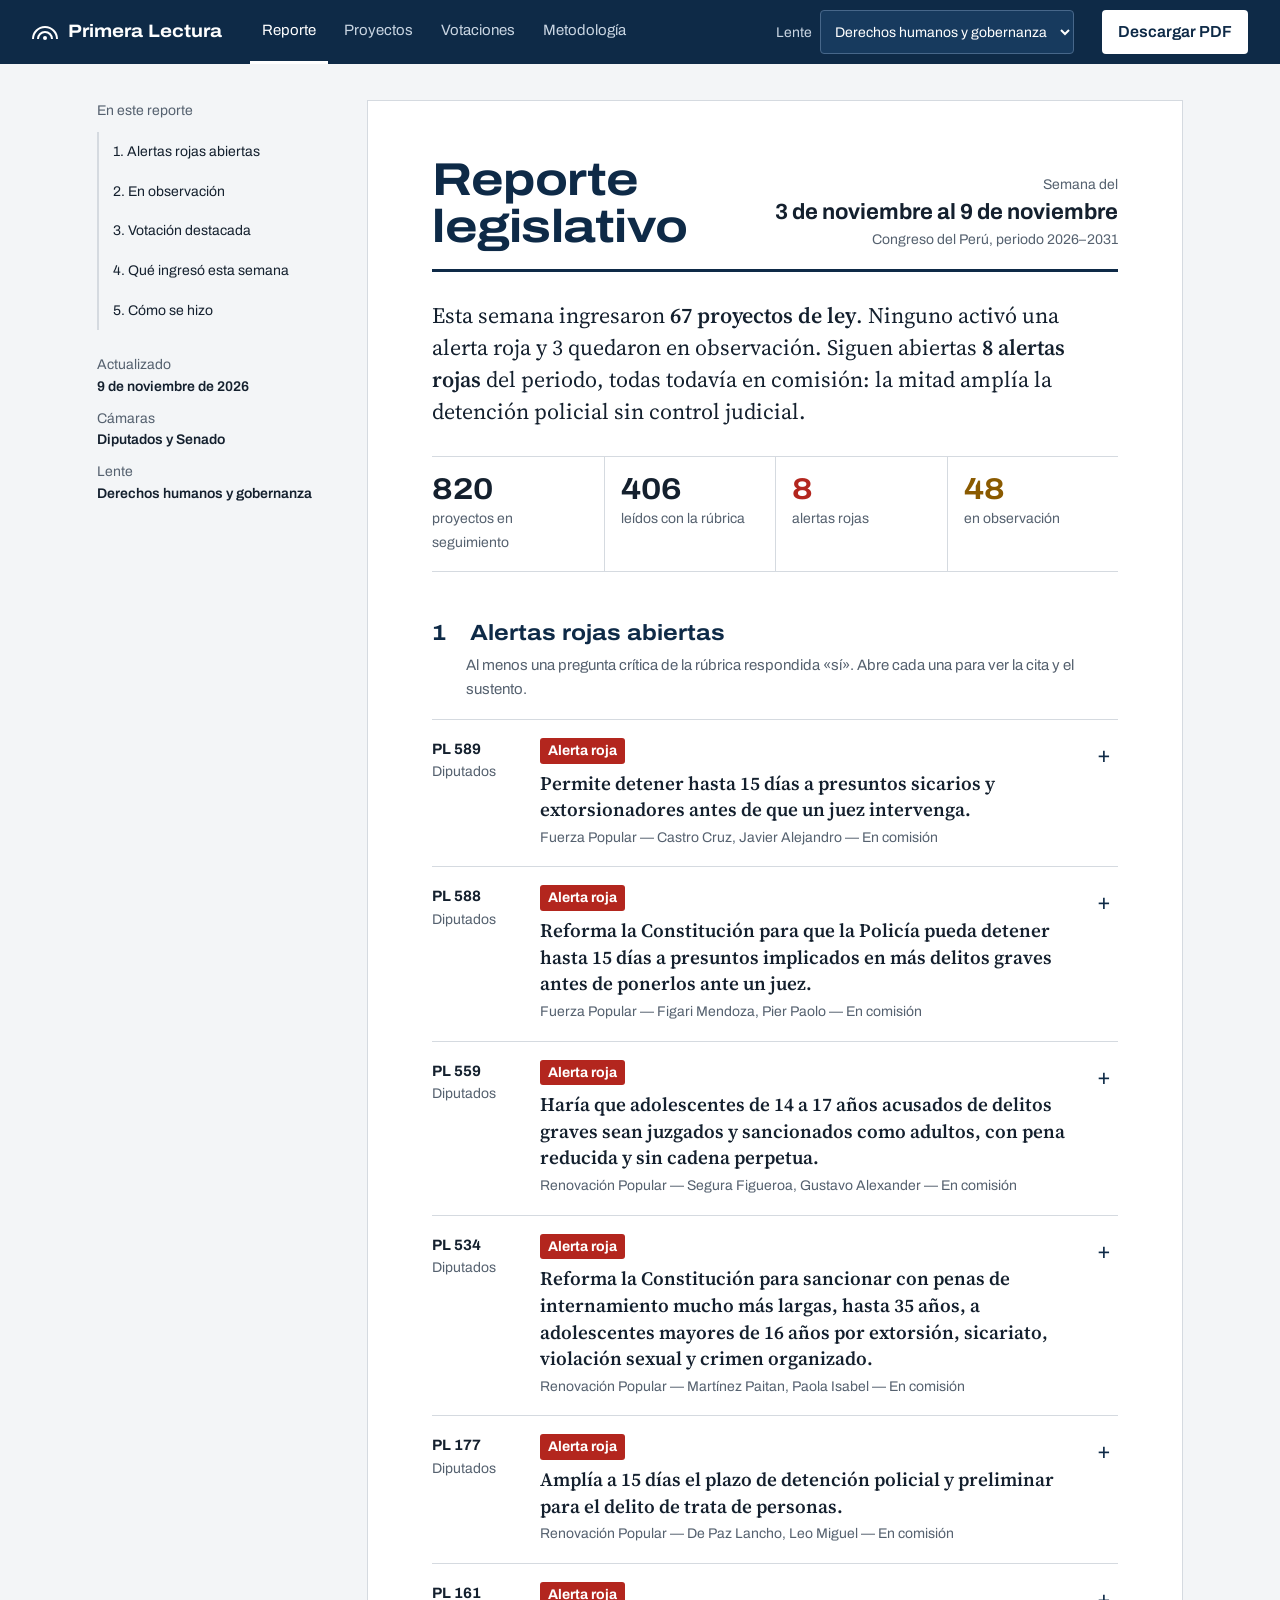
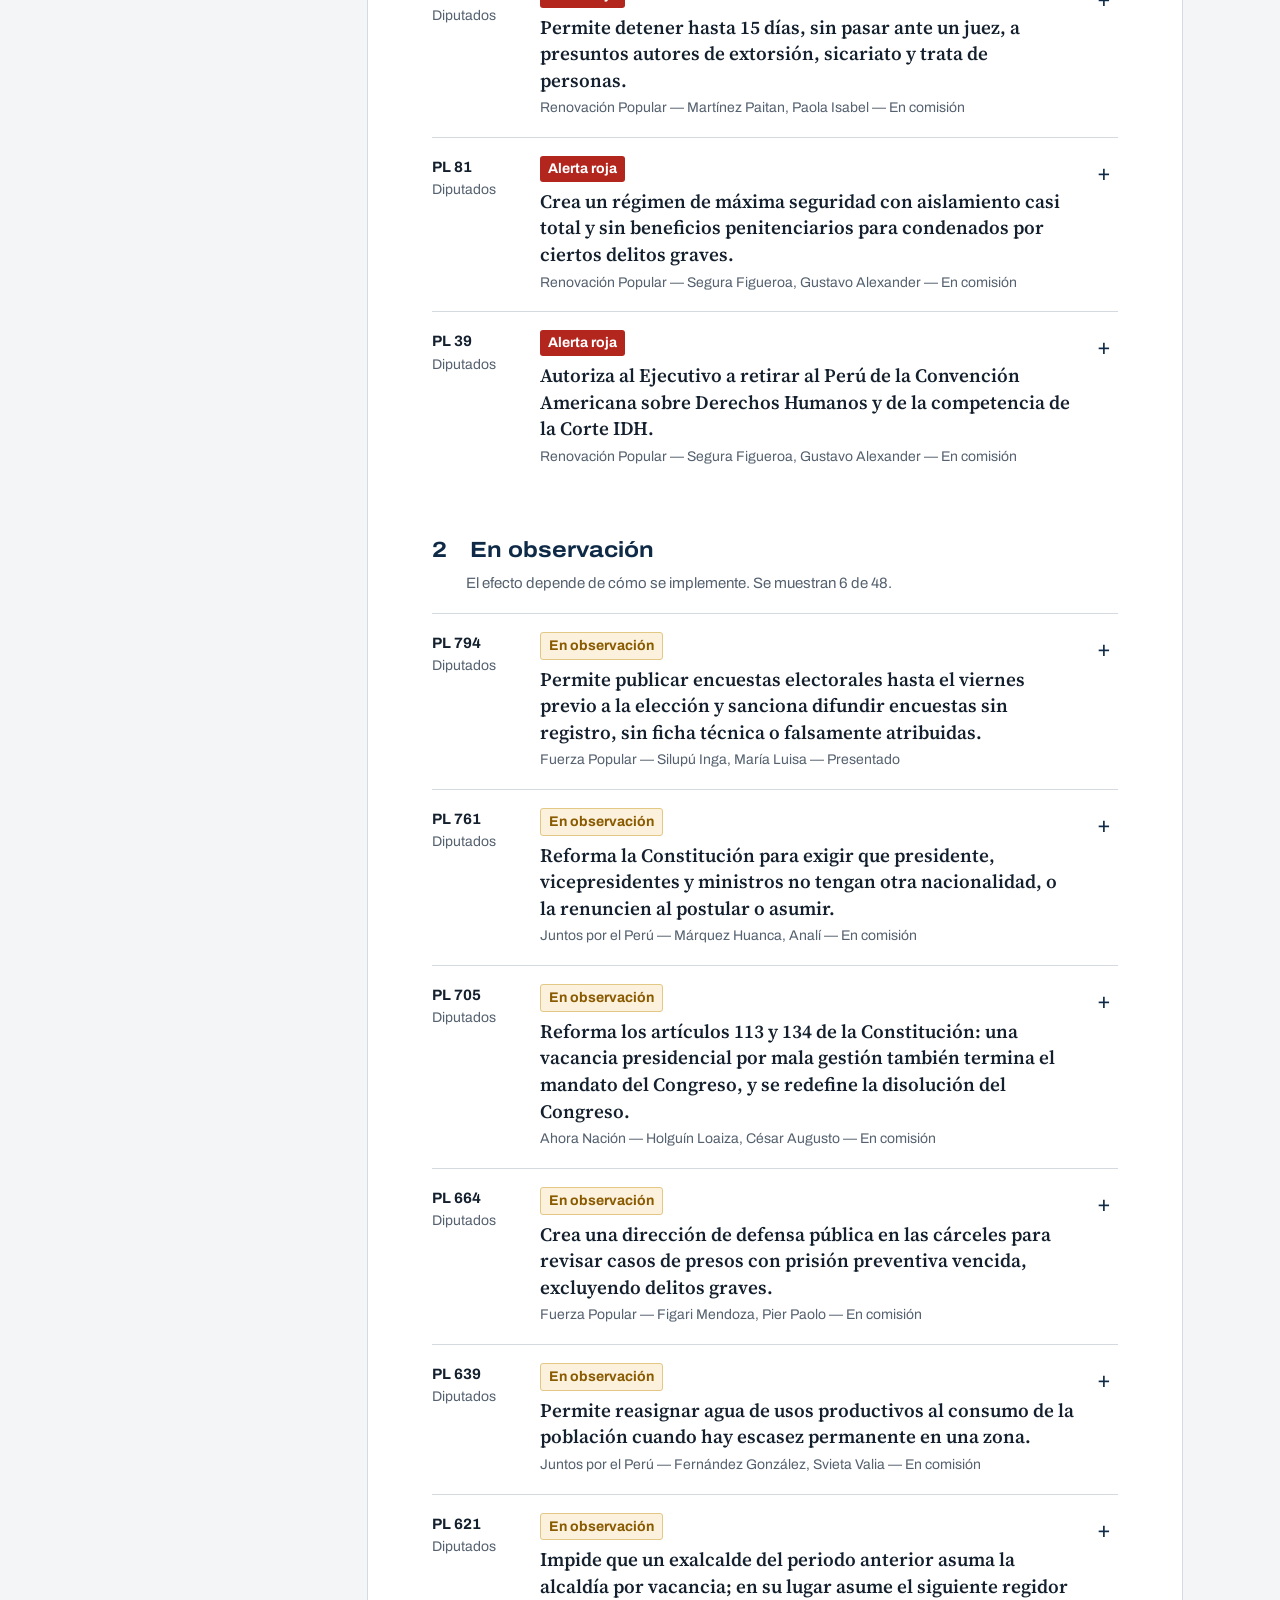
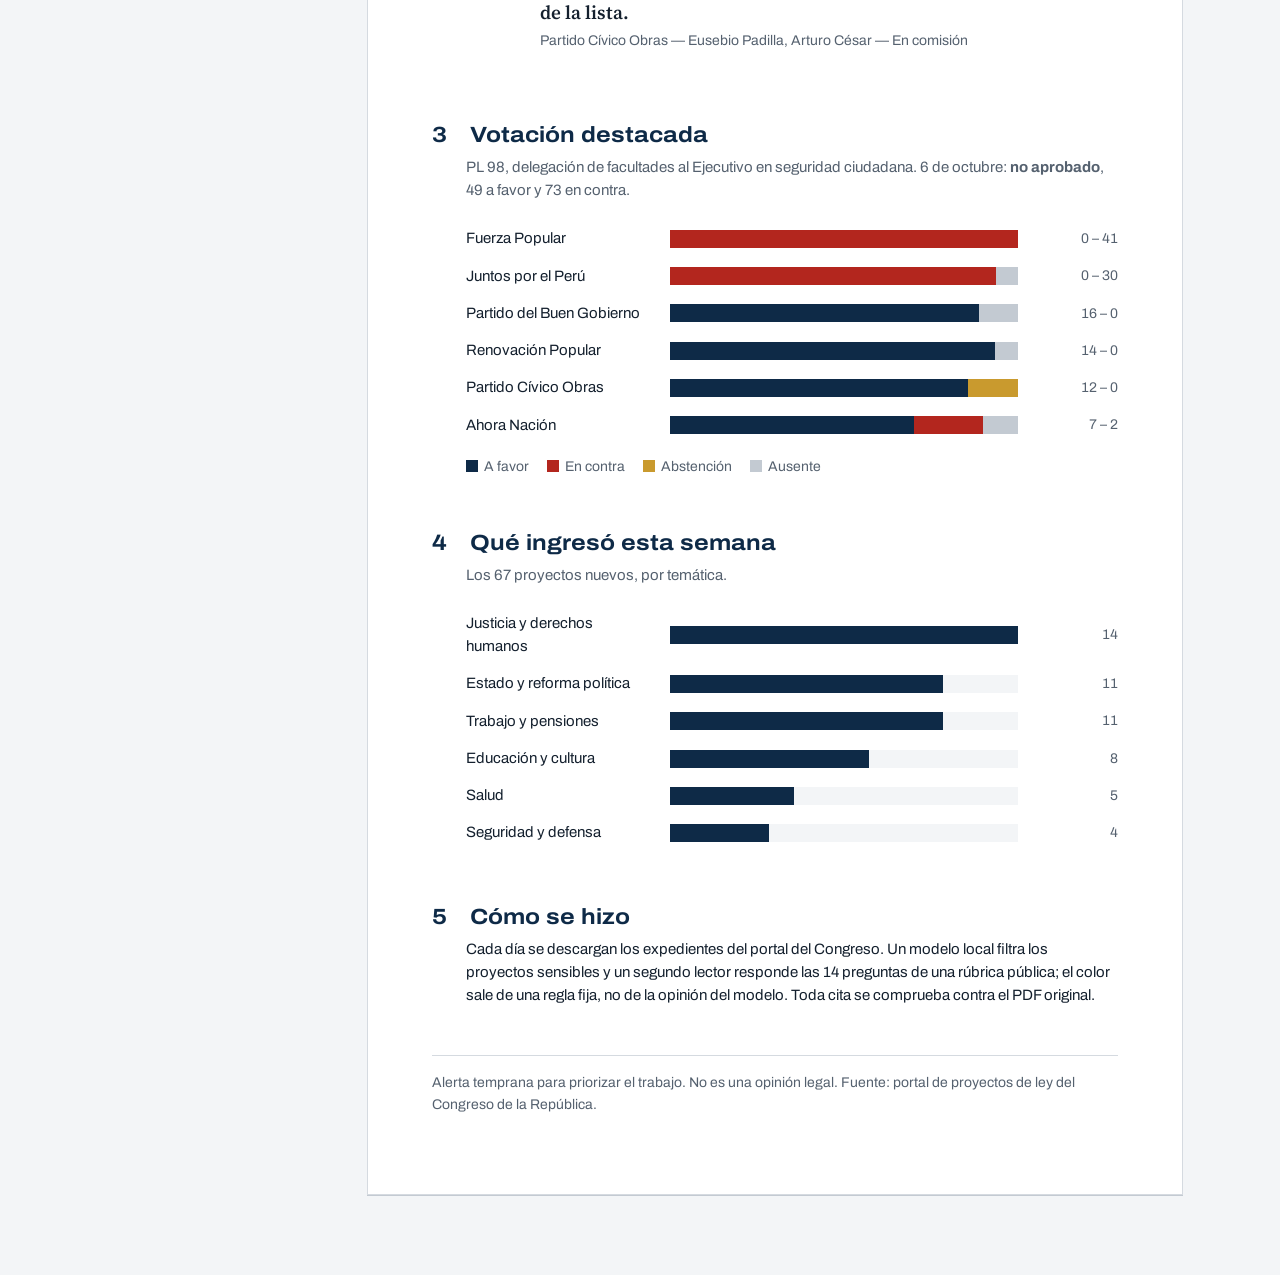
<file: design-demos/dir-1.html>
<!doctype html>
<html lang="es">
<head>
<meta charset="utf-8">
<meta name="viewport" content="width=device-width,initial-scale=1">
<title>Primera Lectura — Dirección 1: El informe</title>
<link rel="preconnect" href="https://fonts.googleapis.com">
<link href="https://fonts.googleapis.com/css2?family=Archivo:wdth,wght@75..125,400..700&family=Source+Serif+4:ital,opsz,wght@0,8..60,400;0,8..60,600;1,8..60,400&display=swap" rel="stylesheet">
<style>
:root{--azul:#0E2A47;--tinta:#14202E;--gris:#55616F;--linea:#D5DAE0;--fondo:#F3F5F7;--rojo:#B3261E;--ambar:#8A5A00;--verde:#1E6B45;--rojo-f:#FBEAE8;--ambar-f:#FBF1DC}
*{box-sizing:border-box}
body{margin:0;font:16px/1.55 Archivo,system-ui,sans-serif;color:var(--tinta);background:var(--fondo)}
button,select{font:inherit;color:inherit}
a{color:var(--azul)}
:focus-visible{outline:3px solid #2F6FB3;outline-offset:2px}
.barra{background:var(--azul);color:#fff;display:flex;align-items:center;gap:28px;padding:0 32px;min-height:60px;flex-wrap:wrap}
.marca{font-weight:700;font-stretch:112%;font-size:18px;display:flex;align-items:center;gap:10px}
.marca svg{width:26px;height:16px}
.barra nav{display:flex;gap:4px;flex:1}
.barra nav a{color:#C9D5E2;text-decoration:none;padding:19px 12px;font-size:15px;border-bottom:3px solid transparent}
.barra nav a[aria-current]{color:#fff;border-color:#fff}
.barra select{background:#173A5E;color:#fff;border:1px solid #47678A;border-radius:4px;padding:8px 10px;font-size:14px;min-height:44px}
.pdf{background:#fff;color:var(--azul);border:0;border-radius:4px;padding:0 16px;min-height:44px;font-weight:600;cursor:pointer}
.mesa{display:grid;grid-template-columns:230px minmax(0,820px);gap:40px;max-width:1150px;margin:0 auto;padding:36px 32px 80px}
.indice{position:sticky;top:24px;align-self:start;font-size:14px}
.indice p{margin:0 0 10px;color:var(--gris)}
.indice ol{list-style:none;margin:0 0 24px;padding:0;border-left:2px solid var(--linea)}
.indice li a{display:block;padding:9px 14px;color:var(--tinta);text-decoration:none;margin-left:-2px;border-left:2px solid transparent}
.indice li a:hover{border-color:var(--azul);background:#fff}
.indice dl{margin:0;display:grid;gap:10px}
.indice dt{color:var(--gris);font-size:14px}.indice dd{margin:0;font-weight:600}
.hoja{background:#fff;border:1px solid var(--linea);padding:56px 64px 64px;box-shadow:0 1px 0 #C3CAD2}
.membrete{display:flex;justify-content:space-between;align-items:flex-end;border-bottom:3px solid var(--azul);padding-bottom:18px;margin-bottom:28px;gap:20px}
h1{font-size:46px;line-height:1.02;font-stretch:118%;font-weight:700;margin:0;color:var(--azul);letter-spacing:-.01em}
.numero{text-align:right;font-size:14px;color:var(--gris)}
.numero b{display:block;font-size:22px;color:var(--tinta)}
.sintesis{font:22px/1.45 "Source Serif 4",serif;margin:0 0 28px;max-width:34em}
.sintesis b{font-weight:600}
.cifras{display:grid;grid-template-columns:repeat(4,1fr);border-top:1px solid var(--linea);border-bottom:1px solid var(--linea);margin-bottom:44px}
.cifras div{padding:16px 16px 16px 0}.cifras div+div{border-left:1px solid var(--linea);padding-left:16px}
.cifras b{display:block;font-size:30px;font-stretch:112%;line-height:1.1}
.cifras span{font-size:14px;color:var(--gris)}
h2{font-size:22px;font-stretch:112%;margin:0 0 4px;color:var(--azul);display:flex;gap:12px}
h2 i{font-style:normal;min-width:1.2em}
.sec{margin-bottom:48px;scroll-margin-top:20px}
.sec>p.nota{color:var(--gris);margin:0 0 18px 34px;font-size:15px}
.alerta{border-top:1px solid var(--linea)}
.alerta>button{all:unset;box-sizing:border-box;display:grid;grid-template-columns:92px 1fr 28px;gap:16px;width:100%;padding:18px 0;cursor:pointer;align-items:start}
.alerta>button:hover .res{text-decoration:underline}
.pl{font-weight:700;font-size:15px}
.pl small{display:block;font-weight:400;color:var(--gris);font-size:14px}
.res{font:19px/1.4 "Source Serif 4",serif;font-weight:600}
.meta{font-size:14px;color:var(--gris);margin-top:4px}
.mas{font-size:22px;color:var(--azul);text-align:center;transition:transform .2s}
.alerta[open] .mas{transform:rotate(45deg)}
.sello{display:inline-block;font-size:14px;font-weight:700;padding:2px 8px;border-radius:3px;margin-bottom:6px}
.sello.rojo{background:var(--rojo);color:#fff}.sello.amarillo{background:var(--ambar-f);color:var(--ambar);border:1px solid #E3C784}
.ficha{display:none;padding:0 0 26px 108px}
.alerta[open] .ficha{display:block}
blockquote{margin:0 0 6px;padding:12px 16px;background:var(--rojo-f);border-left:4px solid var(--rojo);font:italic 17px/1.5 "Source Serif 4",serif}
.amarillo blockquote{background:var(--ambar-f);border-color:#C99A2E}
.ok{font-size:14px;color:var(--verde);font-weight:600;margin:0 0 16px}
.dos{display:grid;grid-template-columns:1fr 1fr;gap:20px;margin:18px 0}
.dos h3,.ficha h3{font-size:14px;margin:0 0 4px;color:var(--gris);font-weight:600}
.dos p{margin:0}
.preg{list-style:none;margin:0 0 16px;padding:0}
.preg li{display:grid;grid-template-columns:86px 1fr;gap:10px;padding:7px 0;border-top:1px dashed var(--linea);font-size:15px}
.preg b.si{color:var(--rojo)}.preg b.depende{color:var(--ambar)}
.ruta{display:flex;gap:4px;margin:6px 0 16px}
.ruta span{flex:1;font-size:12px;padding-top:8px;border-top:5px solid var(--linea);color:var(--gris)}
.ruta span.hecho{border-color:var(--azul);color:var(--tinta);font-weight:600}
.fila{display:grid;grid-template-columns:190px 1fr 86px;gap:14px;align-items:center;padding:7px 0;font-size:15px;margin-left:34px}
.pila{display:flex;height:18px;background:var(--fondo)}
.pila i{display:block}.si-b{background:var(--azul)}.no-b{background:var(--rojo)}.ab-b{background:#C99A2E}.au-b{background:#C3CAD2}
.fila span:last-child{text-align:right;color:var(--gris);font-variant-numeric:tabular-nums;font-size:14px}
.ley{display:flex;gap:18px;font-size:14px;color:var(--gris);margin:12px 0 0 34px;flex-wrap:wrap}
.ley i{display:inline-block;width:12px;height:12px;margin-right:6px;vertical-align:-1px}
.pie{font-size:14px;color:var(--gris);border-top:1px solid var(--linea);padding-top:16px}
@media (max-width:900px){.mesa{grid-template-columns:1fr;padding:16px}.indice{position:static}.indice dl{display:none}.hoja{padding:28px 20px}h1{font-size:34px}.membrete{display:block}.numero{text-align:left;margin-top:12px}.barra{padding:8px 16px;gap:10px}.sintesis{font-size:19px}.cifras{grid-template-columns:1fr 1fr}.ficha{padding-left:0}.alerta>button{grid-template-columns:70px 1fr 24px}.fila{grid-template-columns:1fr;gap:4px;margin-left:0}.fila span:last-child{text-align:left}.dos{grid-template-columns:1fr}.barra nav{order:3;flex-basis:100%;overflow:auto}.sec>p.nota,.ley{margin-left:0}}
@media print{.barra,.indice{display:none}body{background:#fff}.mesa{display:block;padding:0}.hoja{border:0;box-shadow:none;padding:0}.ficha{display:block}}
@media (prefers-reduced-motion:reduce){*{transition:none!important}}
</style>
</head>
<body>
<header class="barra">
  <div class="marca"><svg viewBox="0 0 26 16" aria-hidden="true"><path d="M1 15a12 12 0 0 1 24 0" fill="none" stroke="#fff" stroke-width="2"/><path d="M6 15a7 7 0 0 1 14 0" fill="none" stroke="#fff" stroke-width="2"/><circle cx="13" cy="14" r="2" fill="#fff"/></svg>Primera Lectura</div>
  <nav aria-label="Secciones"><a href="#" aria-current="page">Reporte</a><a href="#">Proyectos</a><a href="#">Votaciones</a><a href="#">Metodología</a></nav>
  <label><span style="font-size:14px;color:#C9D5E2;margin-right:8px">Lente</span><select aria-label="Lente temático"><option>Derechos humanos y gobernanza</option><option disabled>Riesgo regulatorio (a pedido)</option><option disabled>Salud (a pedido)</option></select></label>
  <button class="pdf" onclick="print()">Descargar PDF</button>
</header>
<div class="mesa">
  <aside class="indice">
    <p>En este reporte</p>
    <ol><li><a href="#s1">1. Alertas rojas abiertas</a></li><li><a href="#s2">2. En observación</a></li><li><a href="#s3">3. Votación destacada</a></li><li><a href="#s4">4. Qué ingresó esta semana</a></li><li><a href="#s5">5. Cómo se hizo</a></li></ol>
    <dl id="datos"></dl>
  </aside>
  <main class="hoja" id="hoja"></main>
</div>
<script src="datos.js"></script>
<script>
const D=window.D, $=s=>document.querySelector(s);
const orac=s=>{s=s.replace(/\.$/,'');return s[0]+s.slice(1).toLowerCase().replace(/\bperú\b/g,'Perú').replace(/constitución/g,'Constitución')};
const f=d=>new Date(d+'T12:00').toLocaleDateString('es-PE',{day:'numeric',month:'long'});
const hasta=D.meta.actualizado, desde=new Date(new Date(hasta+'T12:00')-6*864e5).toISOString().slice(0,10);
const PASOS=['Presentado','Comisión','Dictamen','Pleno','Aprobado'];
const PQ=Object.fromEntries(D.meta.preguntas.map(p=>[p.id,p]));
function ficha(a){
  const act=Object.entries(a.preguntas).filter(([,v])=>v=='si'||v=='depende');
  return `<div class="ficha ${a.semaforo}">
    ${a.cita?`<blockquote>«${a.cita}»</blockquote><p class="ok">${a.cita_ok?'Cita verificada en el PDF del proyecto':'Cita sin verificar'}</p>`:''}
    <p>${a.explicacion}</p>
    <div class="dos"><div><h3>Quiénes ganan</h3><p>${a.ganan}</p></div><div><h3>Quiénes pierden</h3><p>${a.pierden}</p></div></div>
    <h3>Preguntas de la rúbrica activadas: ${act.length} de 14</h3>
    <ul class="preg">${act.map(([k,v])=>`<li><b class="${v}">${v=='si'?'Sí':'Depende'}${PQ[k].critica?' · crítica':''}</b><span>${PQ[k].texto}</span></li>`).join('')}</ul>
    <h3>Estándares</h3><p style="margin:0 0 16px">${a.estandares.join('; ')}</p>
    <h3>Ruta del proyecto</h3><div class="ruta">${PASOS.map((p,i)=>`<span class="${i<a.avance?'hecho':''}">${p}</span>`).join('')}</div>
    <a href="${a.url}">Ver expediente en el portal del Congreso</a></div>`;
}
const fila=a=>`<div class="alerta ${a.semaforo}"><button aria-expanded="false">
  <div class="pl">PL ${a.pl}<small>${a.camara=='senado'?'Senado':'Diputados'}</small></div>
  <div><span class="sello ${a.semaforo}">${a.semaforo=='rojo'?'Alerta roja':'En observación'}</span><div class="res">${a.resumen}</div>
  <div class="meta">${a.bancada} — ${a.autor} — ${orac(a.estado)}</div></div><div class="mas" aria-hidden="true">+</div></button>${ficha(a)}</div>`;
const v=D.votacion, porB={};
v.votos.forEach(([n,b,c])=>{const o=porB[b]??={SI:0,NO:0,AB:0,AU:0};o[c=='SI'?'SI':c=='NO'?'NO':c.startsWith('Abst')?'AB':'AU']++});
const filasB=Object.entries(porB).sort((a,b)=>(b[1].SI+b[1].NO)-(a[1].SI+a[1].NO)).map(([b,o])=>{const t=o.SI+o.NO+o.AB+o.AU;
  return `<div class="fila"><span>${D.meta.bancadas[b]||b}</span><div class="pila" role="img" aria-label="${o.SI} a favor, ${o.NO} en contra">
  <i class="si-b" style="width:${o.SI/t*100}%"></i><i class="no-b" style="width:${o.NO/t*100}%"></i><i class="ab-b" style="width:${o.AB/t*100}%"></i><i class="au-b" style="width:${o.AU/t*100}%"></i></div><span>${o.SI} – ${o.NO}</span></div>`}).join('');
const maxT=D.temas[0][1];
$('#hoja').innerHTML=`
<div class="membrete"><h1>Reporte<br>legislativo</h1><div class="numero">Semana del<b>${f(desde)} al ${f(hasta)}</b>Congreso del Perú, periodo 2026–2031</div></div>
<p class="sintesis">Esta semana ingresaron <b>${D.meta.semana} proyectos de ley</b>. Ninguno activó una alerta roja y 3 quedaron en observación. Siguen abiertas <b>${D.conteo.rojo} alertas rojas</b> del periodo, todas todavía en comisión: la mitad amplía la detención policial sin control judicial.</p>
<div class="cifras"><div><b>${D.meta.n}</b><span>proyectos en seguimiento</span></div><div><b>${D.meta.lecturas}</b><span>leídos con la rúbrica</span></div><div><b style="color:var(--rojo)">${D.conteo.rojo}</b><span>alertas rojas</span></div><div><b style="color:var(--ambar)">${D.conteo.amarillo}</b><span>en observación</span></div></div>
<section class="sec" id="s1"><h2><i>1</i>Alertas rojas abiertas</h2><p class="nota">Al menos una pregunta crítica de la rúbrica respondida «sí». Abre cada una para ver la cita y el sustento.</p>${D.rojos.map(fila).join('')}</section>
<section class="sec" id="s2"><h2><i>2</i>En observación</h2><p class="nota">El efecto depende de cómo se implemente. Se muestran 6 de ${D.conteo.amarillo}.</p>${D.amarillos.map(fila).join('')}</section>
<section class="sec" id="s3"><h2><i>3</i>Votación destacada</h2><p class="nota">PL ${+v.pls[0].slice(0,5)}, delegación de facultades al Ejecutivo en seguridad ciudadana. ${f(v.fecha)}: <b>${v.resultado.toLowerCase()}</b>, ${v.si} a favor y ${v.no} en contra.</p>${filasB}
<div class="ley"><span><i class="si-b"></i>A favor</span><span><i class="no-b"></i>En contra</span><span><i class="ab-b"></i>Abstención</span><span><i class="au-b"></i>Ausente</span></div></section>
<section class="sec" id="s4"><h2><i>4</i>Qué ingresó esta semana</h2><p class="nota">Los ${D.meta.semana} proyectos nuevos, por temática.</p>${D.temas.map(([t,n])=>`<div class="fila"><span>${t}</span><div class="pila"><i class="si-b" style="width:${n/maxT*100}%"></i></div><span>${n}</span></div>`).join('')}</section>
<section class="sec" id="s5"><h2><i>5</i>Cómo se hizo</h2><p class="nota" style="color:var(--tinta)">Cada día se descargan los expedientes del portal del Congreso. Un modelo local filtra los proyectos sensibles y un segundo lector responde las 14 preguntas de una rúbrica pública; el color sale de una regla fija, no de la opinión del modelo. Toda cita se comprueba contra el PDF original.</p></section>
<p class="pie">Alerta temprana para priorizar el trabajo. No es una opinión legal. Fuente: portal de proyectos de ley del Congreso de la República.</p>`;
$('#datos').innerHTML=`<div><dt>Actualizado</dt><dd>${f(hasta)} de 2026</dd></div><div><dt>Cámaras</dt><dd>Diputados y Senado</dd></div><div><dt>Lente</dt><dd>Derechos humanos y gobernanza</dd></div>`;
document.querySelectorAll('.alerta>button').forEach(b=>b.onclick=()=>{const a=b.parentElement;a.toggleAttribute('open');b.setAttribute('aria-expanded',a.hasAttribute('open'))});
</script>
</body>
</html>
</file>
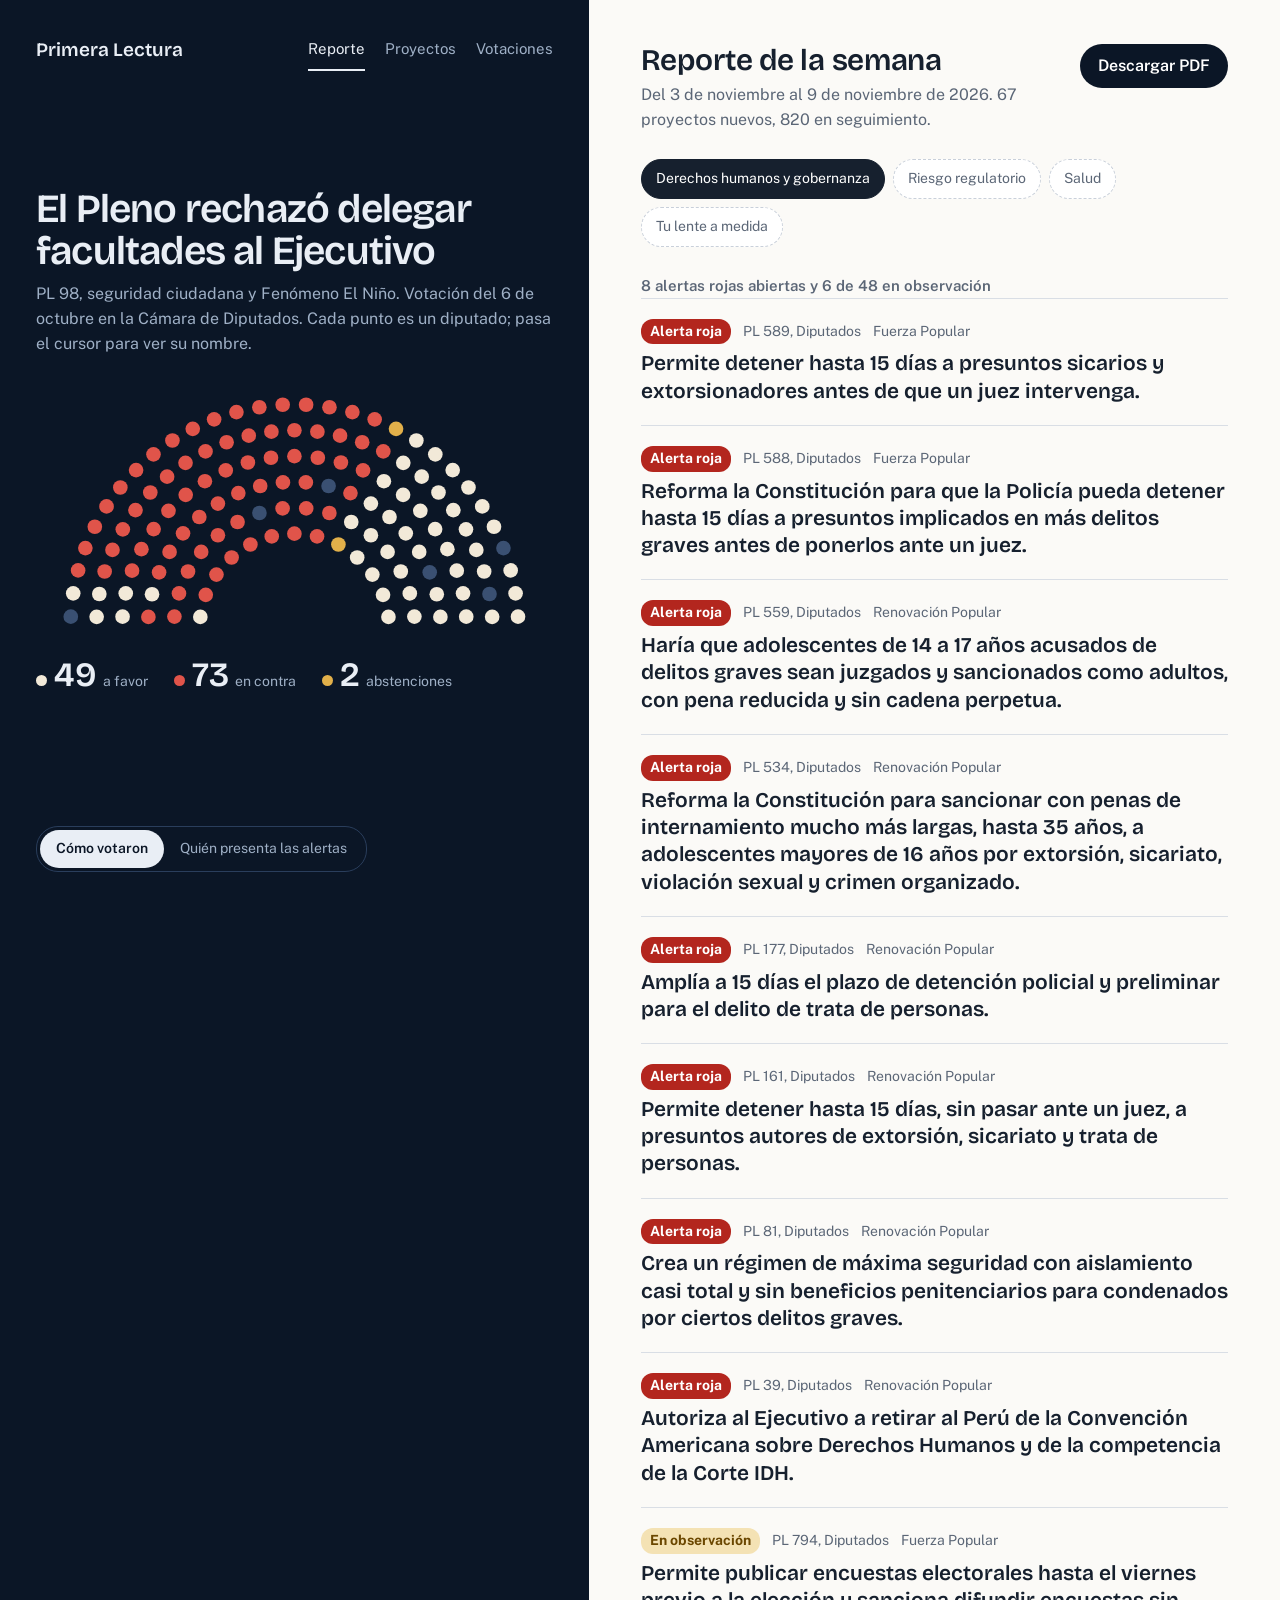
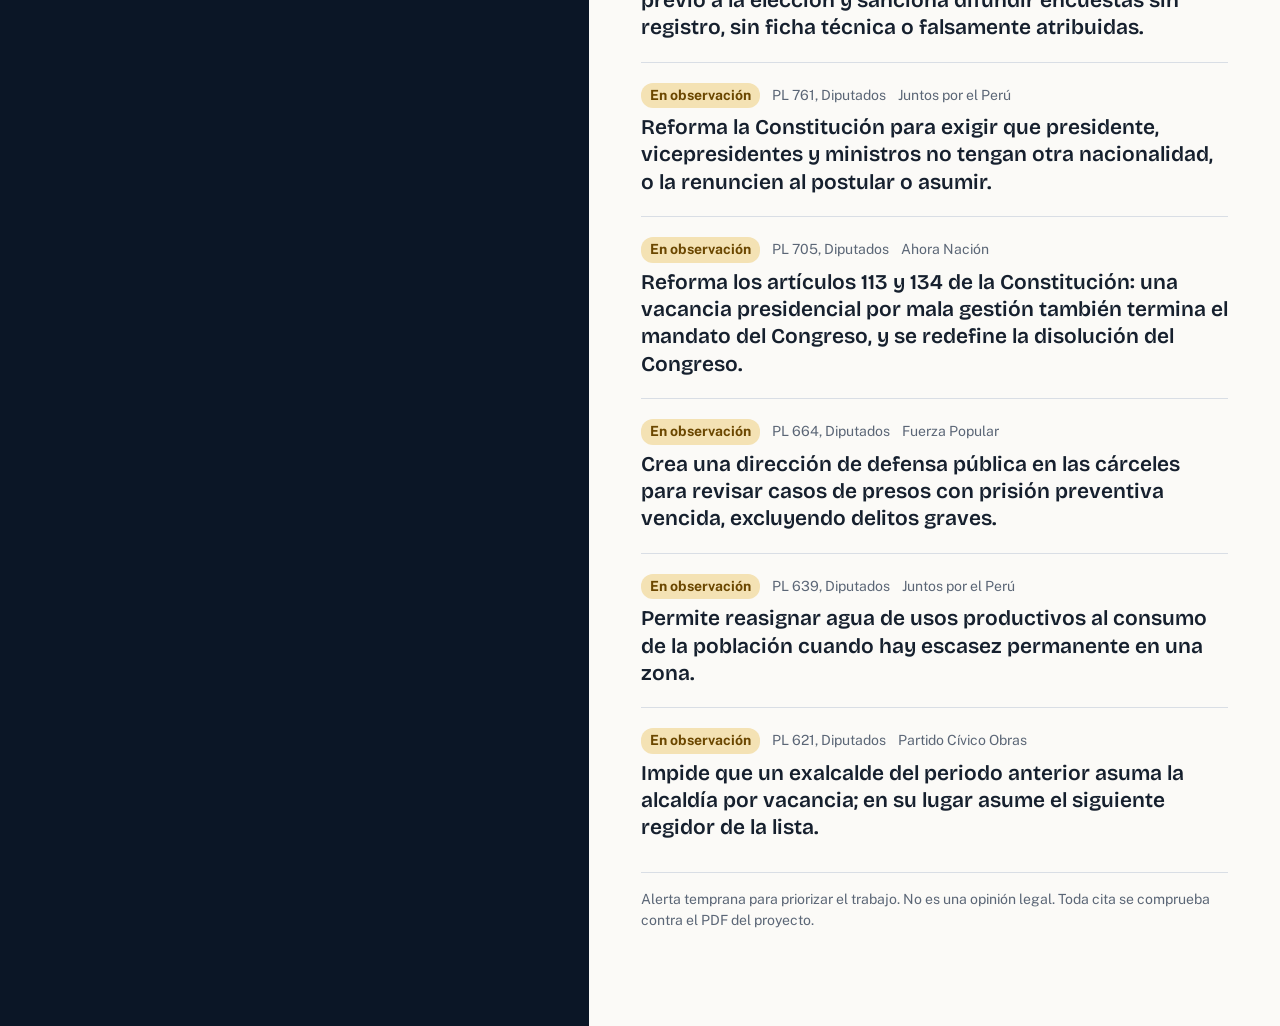
<file: design-demos/dir-2.html>
<!doctype html>
<html lang="es">
<head>
<meta charset="utf-8">
<meta name="viewport" content="width=device-width,initial-scale=1">
<title>Primera Lectura — Dirección 2: El hemiciclo</title>
<link rel="preconnect" href="https://fonts.googleapis.com">
<link href="https://fonts.googleapis.com/css2?family=Bricolage+Grotesque:opsz,wght@12..96,400..700&family=Public+Sans:wght@400;600&display=swap" rel="stylesheet">
<style>
:root{--noche:#0B1626;--panel:#13233A;--linea:#2A3E5C;--texto:#E9EEF5;--tenue:#9FB0C6;--si:#F2E9D8;--no:#E0544A;--ab:#E2B04A;--au:#3A5072;--papel:#FBFAF7;--tinta:#16202E}
*{box-sizing:border-box}
body{margin:0;font:16px/1.55 "Public Sans",system-ui,sans-serif;background:var(--noche);color:var(--texto)}
button{font:inherit;color:inherit}
:focus-visible{outline:3px solid #8CB8F0;outline-offset:2px}
.todo{display:grid;grid-template-columns:minmax(0,46fr) minmax(0,54fr);min-height:100vh}
.sala{position:sticky;top:0;height:100vh;padding:28px 36px;display:flex;flex-direction:column}
.marca{font:600 19px "Bricolage Grotesque";display:flex;justify-content:space-between;align-items:center}
.marca nav a{color:var(--tenue);text-decoration:none;font:400 15px "Public Sans";margin-left:20px;padding:12px 0;display:inline-block}
.marca nav a[aria-current]{color:var(--texto);border-bottom:2px solid var(--texto)}
.sala h1{font:600 40px/1.05 "Bricolage Grotesque";margin:auto 0 10px;letter-spacing:-.02em;max-width:13em}
.sala .sub{color:var(--tenue);margin:0 0 6px;max-width:34em;min-height:3.2em}
svg#hemi{width:100%;max-height:46vh;display:block;margin:8px 0}
#hemi circle{transition:opacity .25s,r .25s;cursor:pointer}
#hemi circle.apagado{opacity:.16}
.marcador{display:flex;gap:26px;align-items:baseline;flex-wrap:wrap;margin-bottom:auto}
.marcador b{font:600 34px "Bricolage Grotesque";margin-right:6px}
.marcador span{color:var(--tenue);font-size:14px}
.marcador i{display:inline-block;width:11px;height:11px;border-radius:50%;margin-right:7px}
.modo{display:inline-flex;border:1px solid var(--linea);border-radius:22px;padding:3px;margin-top:14px;align-self:flex-start}
.modo button{background:none;border:0;border-radius:20px;padding:0 16px;min-height:38px;cursor:pointer;font-size:14px;color:var(--tenue)}
.modo button[aria-pressed=true]{background:var(--texto);color:var(--noche);font-weight:600}
.reporte{background:var(--papel);color:var(--tinta);padding:44px 52px 80px}
.reporte header{display:flex;justify-content:space-between;align-items:flex-start;gap:16px;margin-bottom:26px}
.reporte h2{font:600 30px/1.1 "Bricolage Grotesque";margin:0;letter-spacing:-.01em}
.reporte header p{margin:6px 0 0;color:#5B6676}
.pdf{background:var(--noche);color:#fff;border:0;border-radius:22px;padding:0 18px;min-height:44px;cursor:pointer;font-weight:600;white-space:nowrap}
.lente{display:flex;gap:8px;flex-wrap:wrap;margin-bottom:30px}
.lente button{background:#fff;border:1px solid #C9D0DA;border-radius:22px;padding:0 14px;min-height:40px;cursor:pointer;font-size:14px}
.lente button[aria-pressed=true]{background:var(--tinta);color:#fff;border-color:var(--tinta)}
.lente button:disabled{color:#5B6676;cursor:default;border-style:dashed}
h3{font:600 15px "Public Sans";color:#5B6676;margin:0 0 4px}
.item{border-top:1px solid #D9DEE5;padding:20px 0;cursor:pointer}
.item:hover .res,.item.activo .res{color:#8A1F1A}
.item .cab{display:flex;gap:12px;align-items:center;font-size:14px;color:#5B6676;margin-bottom:6px;flex-wrap:wrap}
.sello{font-weight:700;font-size:14px;padding:2px 9px;border-radius:12px;background:#B3261E;color:#fff}
.sello.amarillo{background:#F4E2B4;color:#6B4700}
.res{font:600 21px/1.3 "Bricolage Grotesque";margin:0;transition:color .2s}
.cuerpo{display:none;margin-top:14px}
.item.activo .cuerpo{display:block}
blockquote{margin:0 0 6px;padding:12px 16px;border-left:4px solid #B3261E;background:#F7E7E4;font-style:italic}
.ok{font-size:14px;font-weight:600;color:#1E6B45;margin:0 0 14px}
.gp{display:grid;grid-template-columns:1fr 1fr;gap:18px;margin:14px 0}
.gp p{margin:0}
.chips{display:flex;gap:6px;flex-wrap:wrap;margin:6px 0 14px}
.chips span{font-size:14px;padding:3px 10px;border-radius:12px;background:#E7EBF1}
.chips span.si{background:#F7D9D5;color:#8A1F1A;font-weight:600}
.pie{font-size:14px;color:#5B6676;border-top:1px solid #D9DEE5;padding-top:16px;margin-top:10px}
@media (max-width:960px){.todo{grid-template-columns:1fr}.sala{position:static;height:auto;padding:20px}.sala h1{font-size:30px;margin-top:24px}.reporte{padding:28px 20px 60px}.gp{grid-template-columns:1fr}.marca nav{display:none}}
@media (prefers-reduced-motion:reduce){*{transition:none!important}}
</style>
</head>
<body>
<div class="todo">
  <section class="sala" aria-label="Hemiciclo">
    <div class="marca">Primera Lectura<nav><a href="#" aria-current="page">Reporte</a><a href="#">Proyectos</a><a href="#">Votaciones</a></nav></div>
    <h1 id="tit"></h1>
    <p class="sub" id="sub"></p>
    <svg id="hemi" viewBox="0 0 600 320" role="img" aria-label="Hemiciclo de la Cámara de Diputados"></svg>
    <div class="marcador" id="marc"></div>
    <div class="modo" role="group" aria-label="Qué muestra el hemiciclo"><button id="mV" aria-pressed="true">Cómo votaron</button><button id="mB" aria-pressed="false">Quién presenta las alertas</button></div>
  </section>
  <main class="reporte">
    <header><div><h2>Reporte de la semana</h2><p id="per"></p></div><button class="pdf" onclick="print()">Descargar PDF</button></header>
    <div class="lente" role="group" aria-label="Lente temático"><button aria-pressed="true">Derechos humanos y gobernanza</button><button disabled>Riesgo regulatorio</button><button disabled>Salud</button><button disabled>Tu lente a medida</button></div>
    <h3 id="h3r"></h3><div id="lista"></div>
    <p class="pie">Alerta temprana para priorizar el trabajo. No es una opinión legal. Toda cita se comprueba contra el PDF del proyecto.</p>
  </main>
</div>
<script src="datos.js"></script>
<script>
const D=window.D,$=s=>document.querySelector(s),v=D.votacion,B=D.meta.bancadas;
const f=d=>new Date(d+'T12:00').toLocaleDateString('es-PE',{day:'numeric',month:'long'});
const COL={SI:'var(--si)',NO:'var(--no)',AB:'var(--ab)',AU:'var(--au)'}, cod=c=>c=='SI'?'SI':c=='NO'?'NO':c.startsWith('Abst')?'AB':'AU';
// asientos: 6 filas en arco; se ordenan por ángulo y se reparten por bancada para que cada grupo quede junto
const votos=[...v.votos].sort((a,b)=>a[1].localeCompare(b[1])), n=votos.length, filas=6, r0=110, dr=30;
const cap=[...Array(filas)].map((_,i)=>r0+i*dr), tot=cap.reduce((a,b)=>a+b,0); let sillas=[];
cap.forEach((r,i)=>{const k=Math.round(n*r/tot);for(let j=0;j<k;j++){const a=Math.PI*(j+.5)/k;sillas.push({a,x:300-r*Math.cos(a),y:300-r*Math.sin(a)})}});
sillas=sillas.sort((p,q)=>p.a-q.a).slice(0,n);
$('#hemi').innerHTML=sillas.map((s,i)=>`<circle cx="${s.x.toFixed(1)}" cy="${s.y.toFixed(1)}" r="8.5" fill="${COL[cod(votos[i][2])]}" data-b="${votos[i][1]}"><title>${votos[i][0]} (${B[votos[i][1]]||votos[i][1]}): ${votos[i][2]}</title></circle>`).join('');
const cs=[...document.querySelectorAll('#hemi circle')];
const nombreA=Object.fromEntries(Object.entries(B).map(([k,n])=>[n,k]));
function modoVoto(){
  $('#tit').textContent='El Pleno rechazó delegar facultades al Ejecutivo';
  $('#sub').textContent=`PL ${+v.pls[0].slice(0,5)}, seguridad ciudadana y Fenómeno El Niño. Votación del ${f(v.fecha)} en la Cámara de Diputados. Cada punto es un diputado; pasa el cursor para ver su nombre.`;
  cs.forEach((c,i)=>{c.setAttribute('fill',COL[cod(votos[i][2])]);c.classList.remove('apagado')});
  $('#marc').innerHTML=`<div><i style="background:var(--si)"></i><b>${v.si}</b><span>a favor</span></div><div><i style="background:var(--no)"></i><b>${v.no}</b><span>en contra</span></div><div><i style="background:var(--ab)"></i><b>${v.abst||0}</b><span>abstenciones</span></div>`;
  $('#mV').setAttribute('aria-pressed',true);$('#mB').setAttribute('aria-pressed',false);
}
function modoBancada(nombre){
  const k=nombreA[nombre]; let m=0;
  cs.forEach(c=>{const on=c.dataset.b==k;m+=on;c.setAttribute('fill',on?'var(--no)':'var(--au)');c.classList.toggle('apagado',!on)});
  const cuantas=D.rojos.filter(a=>a.bancada==nombre).length;
  $('#tit').textContent=nombre?`${nombre}: ${cuantas} de las ${D.rojos.length} alertas rojas`:'Quién presenta las alertas';
  $('#sub').textContent=m?`La bancada ocupa ${m} de los ${n} escaños de Diputados. Elige otra alerta en el reporte para ver a su bancada.`:'Esta alerta viene de una bancada sin escaños en esta cámara o del Ejecutivo.';
  $('#marc').innerHTML='';
  $('#mV').setAttribute('aria-pressed',false);$('#mB').setAttribute('aria-pressed',true);
}
const PQ=Object.fromEntries(D.meta.preguntas.map(p=>[p.id,p]));
const corto={no_proporcional:'Falla el test de proporcionalidad',regresiva:'Regresiva',contra_constitucion:'Contra la Constitución',contra_tratado:'Contra un tratado',equilibrio_poderes:'Equilibrio de poderes',reglas_electorales:'Reglas electorales',espacio_civico:'Espacio cívico',sin_consulta:'Sin consulta previa',retroactiva:'Retroactiva',vulnerables:'Grupos vulnerables',restringe:'Restringe un derecho',rendicion_cuentas:'Rendición de cuentas',gasto_sin_fondos:'Gasto sin fondos',impacto_ambiental:'Impacto ambiental'};
const item=a=>`<article class="item" tabindex="0" data-b="${a.bancada}"><div class="cab"><span class="sello ${a.semaforo}">${a.semaforo=='rojo'?'Alerta roja':'En observación'}</span><span>PL ${a.pl}, ${a.camara=='senado'?'Senado':'Diputados'}</span><span>${a.bancada}</span></div>
<p class="res">${a.resumen}</p><div class="cuerpo">${a.cita?`<blockquote>«${a.cita}»</blockquote><p class="ok">Cita verificada en el PDF</p>`:''}<p>${a.explicacion}</p>
<div class="chips">${Object.entries(a.preguntas).filter(([,x])=>x=='si'||x=='depende').map(([k,x])=>`<span class="${x}">${corto[k]}${x=='depende'?': depende':''}</span>`).join('')}</div>
<div class="gp"><div><h3>Quiénes ganan</h3><p>${a.ganan}</p></div><div><h3>Quiénes pierden</h3><p>${a.pierden}</p></div></div><a href="${a.url}">Ver expediente en el portal del Congreso</a></div></article>`;
const hasta=D.meta.actualizado,desde=new Date(new Date(hasta+'T12:00')-6*864e5).toISOString().slice(0,10);
$('#per').textContent=`Del ${f(desde)} al ${f(hasta)} de 2026. ${D.meta.semana} proyectos nuevos, ${D.meta.n} en seguimiento.`;
$('#h3r').textContent=`${D.rojos.length} alertas rojas abiertas y ${D.amarillos.length} de ${D.conteo.amarillo} en observación`;
$('#lista').innerHTML=[...D.rojos,...D.amarillos].map(item).join('');
document.querySelectorAll('.item').forEach(el=>{const abrir=()=>{const ya=el.classList.contains('activo');document.querySelectorAll('.item.activo').forEach(x=>x.classList.remove('activo'));if(!ya){el.classList.add('activo');modoBancada(el.dataset.b)}else modoVoto()};
  el.onclick=e=>{if(e.target.tagName!='A')abrir()};el.onkeydown=e=>{if(e.key=='Enter')abrir()}});
$('#mV').onclick=modoVoto;$('#mB').onclick=()=>modoBancada(D.rojos[0].bancada);
modoVoto();
</script>
</body>
</html>
</file>
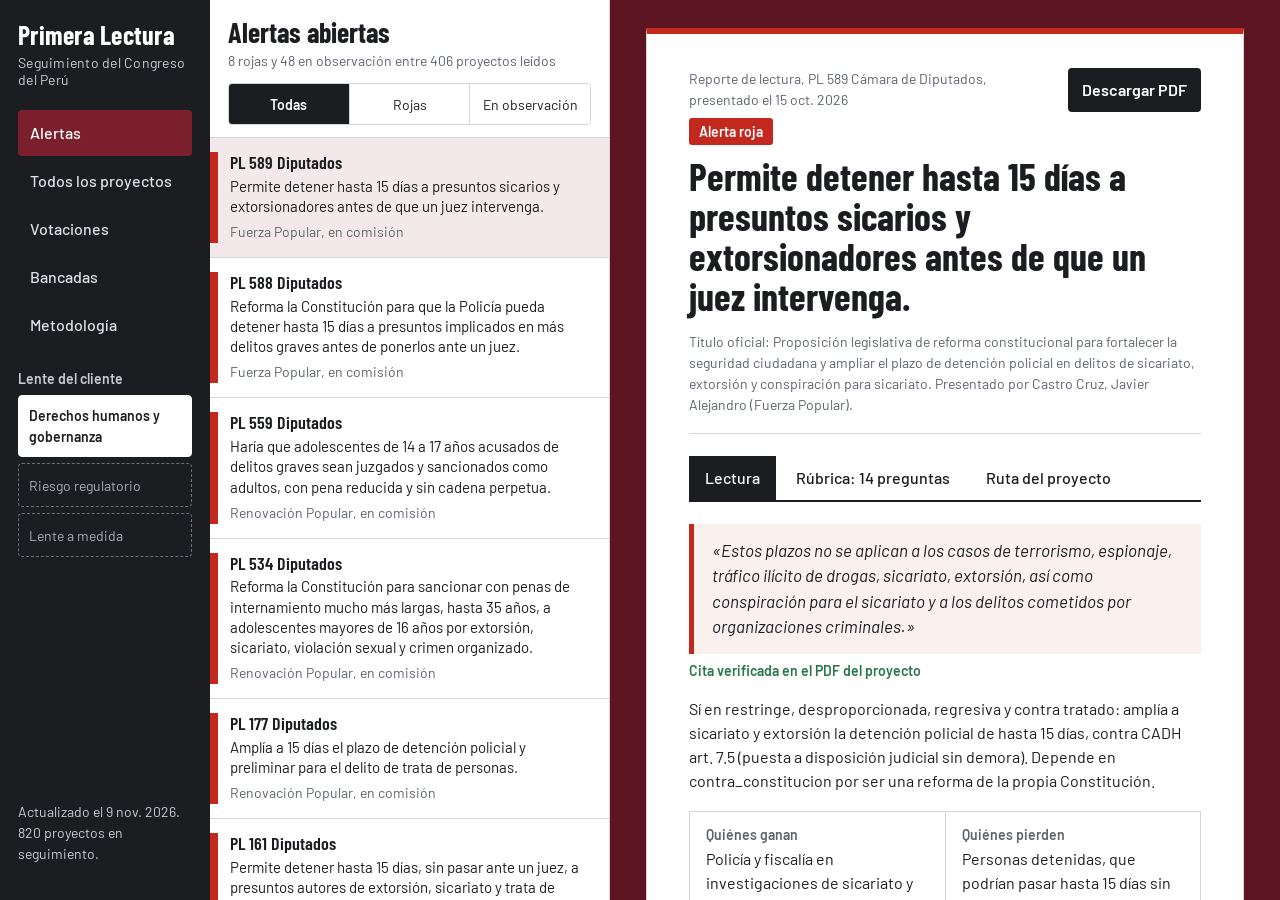
<file: design-demos/dir-3.html>
<!doctype html>
<html lang="es">
<head>
<meta charset="utf-8">
<meta name="viewport" content="width=device-width,initial-scale=1">
<title>Primera Lectura — Dirección 3: La mesa de trabajo</title>
<link rel="preconnect" href="https://fonts.googleapis.com">
<link href="https://fonts.googleapis.com/css2?family=Barlow+Condensed:wght@500;600;700&family=Barlow:ital,wght@0,400;0,500;0,600;1,400&display=swap" rel="stylesheet">
<style>
:root{--guinda:#7A1F2B;--guinda-o:#5C1420;--tinta:#1B1D21;--gris:#5E636B;--linea:#D3D6DB;--fondo:#ECEEF1;--rojo:#C2281D;--ambar:#B67B00;--verde:#27764E}
*{box-sizing:border-box}
html,body{height:100%}
body{margin:0;font:16px/1.5 Barlow,system-ui,sans-serif;color:var(--tinta);background:var(--fondo)}
button{font:inherit;color:inherit}
:focus-visible{outline:3px solid #2F6FB3;outline-offset:-3px}
.app{display:grid;grid-template-columns:210px 400px minmax(0,1fr);height:100vh}
.lado{background:var(--tinta);color:#fff;padding:22px 18px;display:flex;flex-direction:column;gap:22px}
.marca{font:700 26px/1 "Barlow Condensed";letter-spacing:.01em}
.marca small{display:block;font:400 14px Barlow;color:#C9CDD3;margin-top:6px}
.lado nav{display:grid;gap:2px}
.lado nav a{color:#DDE0E4;text-decoration:none;padding:11px 12px;border-radius:4px;font-weight:500}
.lado nav a[aria-current]{background:var(--guinda);color:#fff}
.lado h2{font:600 14px Barlow;color:#C9CDD3;margin:0 0 8px}
.lente{display:grid;gap:6px}
.lente button{text-align:left;background:none;border:1px solid #6A6F78;border-radius:4px;padding:9px 10px;cursor:pointer;font-size:14px;min-height:44px}
.lente button[aria-pressed=true]{background:#fff;color:var(--tinta);font-weight:600;border-color:#fff}
.lente button:disabled{border-style:dashed;color:#A9AEB6;cursor:default}
.lado .act{margin-top:auto;font-size:14px;color:#C9CDD3}
.lista{background:#fff;border-right:1px solid var(--linea);display:flex;flex-direction:column;min-height:0}
.lista header{padding:18px 18px 12px;border-bottom:1px solid var(--linea)}
.lista h1{font:700 28px/1 "Barlow Condensed";margin:0 0 4px}
.lista header p{margin:0 0 12px;color:var(--gris);font-size:14px}
.seg{display:flex;border:1px solid var(--linea);border-radius:4px;overflow:hidden}
.seg button{flex:1;background:#fff;border:0;border-right:1px solid var(--linea);min-height:40px;cursor:pointer;font-size:14px}
.seg button:last-child{border:0}
.seg button[aria-pressed=true]{background:var(--tinta);color:#fff;font-weight:600}
.filas{overflow:auto;flex:1}
.f{all:unset;box-sizing:border-box;display:grid;grid-template-columns:8px 1fr;gap:12px;width:100%;padding:14px 18px 14px 0;border-bottom:1px solid var(--linea);cursor:pointer}
.f i{background:var(--rojo)}.f.amarillo i{background:var(--ambar)}
.f:hover{background:#F6F7F9}
.f[aria-selected=true]{background:#F4E9EA}
.f b{font:600 18px/1.2 "Barlow Condensed";display:block}
.f span{font-size:14px;color:var(--gris)}
.f em{font-style:normal;font-size:15px;display:block;margin:2px 0 3px;line-height:1.35}
.rep{overflow:auto;padding:28px 36px 60px;background:var(--guinda-o)}
.hoja{background:#fff;border:1px solid var(--linea);border-top:6px solid var(--rojo);max-width:820px;margin:0 auto;padding:34px 42px 40px}
.hoja.amarillo{border-top-color:var(--ambar)}
.top{display:flex;justify-content:space-between;gap:16px;align-items:flex-start;margin-bottom:6px}
.top span{font-size:14px;color:var(--gris)}
.pdf{background:var(--tinta);color:#fff;border:0;border-radius:4px;padding:0 14px;min-height:44px;cursor:pointer;font-weight:600;white-space:nowrap}
.hoja h2{font:700 38px/1.05 "Barlow Condensed";margin:0 0 14px}
.estado{display:inline-block;font-weight:600;font-size:14px;padding:3px 10px;background:var(--rojo);color:#fff;border-radius:3px;margin-bottom:12px}
.amarillo .estado{background:var(--ambar)}
.oficial{font-size:14px;color:var(--gris);margin:0 0 22px;border-bottom:1px solid var(--linea);padding-bottom:18px}
.tabs{display:flex;gap:4px;border-bottom:2px solid var(--tinta);margin-bottom:22px}
.tabs button{background:none;border:0;padding:0 16px;min-height:44px;cursor:pointer;font-weight:500}
.tabs button[aria-selected=true]{background:var(--tinta);color:#fff}
blockquote{margin:0 0 6px;padding:14px 18px;background:#FAF0EE;border-left:5px solid var(--rojo);font-style:italic;font-size:17px}
.amarillo blockquote{background:#FBF3DF;border-color:var(--ambar)}
.ok{font-size:14px;font-weight:600;color:var(--verde);margin:0 0 16px}
.gp{display:grid;grid-template-columns:1fr 1fr;gap:1px;background:var(--linea);border:1px solid var(--linea);margin:18px 0}
.gp div{background:#fff;padding:14px 16px}
h3{font:600 14px Barlow;color:var(--gris);margin:0 0 4px}
.gp p{margin:0}
table{width:100%;border-collapse:collapse;font-size:15px}
td,th{text-align:left;padding:9px 8px;border-bottom:1px solid var(--linea);vertical-align:top}
th{font-size:14px;color:var(--gris);font-weight:600}
td.r{font-weight:600;white-space:nowrap}td.si{color:var(--rojo)}td.depende{color:var(--ambar)}td.no,td.no_aplica{color:var(--gris);font-weight:400}
.paso{display:grid;grid-template-columns:110px 1fr;gap:14px;padding:10px 0;border-bottom:1px solid var(--linea)}
.paso span{color:var(--gris);font-size:14px}
@media (max-width:1000px){html,body{height:auto}.app{grid-template-columns:1fr;height:auto}.lado{flex-direction:row;flex-wrap:wrap;align-items:center;gap:12px}.lado nav,.lado .act,.lado h2{display:none}.lente{display:flex}.lente button:disabled{display:none}.filas{max-height:46vh}.rep{padding:16px}.hoja{padding:22px 18px}.hoja h2{font-size:30px}.gp{grid-template-columns:1fr}}
@media print{.lado,.lista,.tabs,.pdf{display:none}.app{display:block;height:auto}.rep{padding:0}.hoja{border:0}}
</style>
</head>
<body>
<div class="app">
  <aside class="lado">
    <div class="marca">Primera Lectura<small>Seguimiento del Congreso del Perú</small></div>
    <nav aria-label="Secciones"><a href="#" aria-current="page">Alertas</a><a href="#">Todos los proyectos</a><a href="#">Votaciones</a><a href="#">Bancadas</a><a href="#">Metodología</a></nav>
    <div><h2>Lente del cliente</h2><div class="lente"><button aria-pressed="true">Derechos humanos y gobernanza</button><button disabled>Riesgo regulatorio</button><button disabled>Lente a medida</button></div></div>
    <p class="act" id="act"></p>
  </aside>
  <section class="lista">
    <header><h1>Alertas abiertas</h1><p id="cuenta"></p>
      <div class="seg" role="group" aria-label="Filtrar por color"><button data-s="" aria-pressed="true">Todas</button><button data-s="rojo" aria-pressed="false">Rojas</button><button data-s="amarillo" aria-pressed="false">En observación</button></div></header>
    <div class="filas" id="filas" role="listbox" aria-label="Proyectos con alerta"></div>
  </section>
  <main class="rep"><article class="hoja" id="hoja"></article></main>
</div>
<script src="datos.js"></script>
<script>
const D=window.D,$=s=>document.querySelector(s),T=[...D.rojos,...D.amarillos];
const orac=s=>{s=s.replace(/\.$/,'');return s[0]+s.slice(1).toLowerCase().replace(/\bperú\b/g,'Perú').replace(/constitución/g,'Constitución')};
const f=d=>new Date(d+'T12:00').toLocaleDateString('es-PE',{day:'numeric',month:'short',year:'numeric'});
const R={si:'Sí',no:'No',depende:'Depende',no_aplica:'No aplica'};
let sel=T[0].id,filtro='',tab='lectura';
function lista(){
  $('#filas').innerHTML=T.filter(a=>!filtro||a.semaforo==filtro).map(a=>`<button class="f ${a.semaforo}" role="option" aria-selected="${a.id==sel}" data-id="${a.id}"><i></i><div><b>PL ${a.pl} ${a.camara=='senado'?'Senado':'Diputados'}</b><em>${a.resumen}</em><span>${a.bancada}, ${orac(a.estado).toLowerCase()}</span></div></button>`).join('');
  document.querySelectorAll('.f').forEach(b=>b.onclick=()=>{sel=b.dataset.id;tab='lectura';lista();hoja()});
}
function hoja(){
  const a=T.find(x=>x.id==sel),h=$('#hoja');h.className='hoja '+a.semaforo;
  const cuerpo={lectura:`${a.cita?`<blockquote>«${a.cita}»</blockquote><p class="ok">Cita verificada en el PDF del proyecto</p>`:''}<p>${a.explicacion}</p>
    <div class="gp"><div><h3>Quiénes ganan</h3><p>${a.ganan}</p></div><div><h3>Quiénes pierden</h3><p>${a.pierden}</p></div></div>
    <h3>Derechos y estándares</h3><p>${a.derechos.join('; ')}.<br>${a.estandares.join('; ')}.</p>`,
   rubrica:`<table><tr><th>Dimensión</th><th>Pregunta</th><th>Respuesta</th></tr>${D.meta.preguntas.map(p=>`<tr><td>${p.dimension}</td><td>${p.texto}${p.critica?' <b>(crítica)</b>':''}</td><td class="r ${a.preguntas[p.id]}">${R[a.preguntas[p.id]]}</td></tr>`).join('')}</table>`,
   ruta:a.recorrido.map(([d,e])=>`<div class="paso"><span>${f(d)}</span><b>${orac(e)}</b></div>`).join('')+`<p style="margin-top:16px">Comisión: ${a.comision||'por asignar'}. <a href="${a.url}">Expediente en el portal del Congreso</a></p>`}[tab];
  h.innerHTML=`<div class="top"><span>Reporte de lectura, PL ${a.pl} ${a.camara=='senado'?'Senado':'Cámara de Diputados'}, presentado el ${f(a.fecha)}</span><button class="pdf" onclick="print()">Descargar PDF</button></div>
  <span class="estado">${a.semaforo=='rojo'?'Alerta roja':'En observación'}</span><h2>${a.resumen}</h2>
  <p class="oficial">Título oficial: ${orac(a.titulo)}. Presentado por ${a.autor} (${a.bancada}).</p>
  <div class="tabs" role="tablist">${[['lectura','Lectura'],['rubrica','Rúbrica: 14 preguntas'],['ruta','Ruta del proyecto']].map(([k,t])=>`<button role="tab" aria-selected="${k==tab}" data-t="${k}">${t}</button>`).join('')}</div>${cuerpo}`;
  h.querySelectorAll('[data-t]').forEach(b=>b.onclick=()=>{tab=b.dataset.t;hoja()});
}
document.querySelectorAll('.seg button').forEach(b=>b.onclick=()=>{filtro=b.dataset.s;document.querySelectorAll('.seg button').forEach(x=>x.setAttribute('aria-pressed',x==b));lista()});
$('#cuenta').textContent=`${D.conteo.rojo} rojas y ${D.conteo.amarillo} en observación entre ${D.meta.lecturas} proyectos leídos`;
$('#act').textContent=`Actualizado el ${f(D.meta.actualizado)}. ${D.meta.n} proyectos en seguimiento.`;
lista();hoja();
</script>
</body>
</html>
</file>
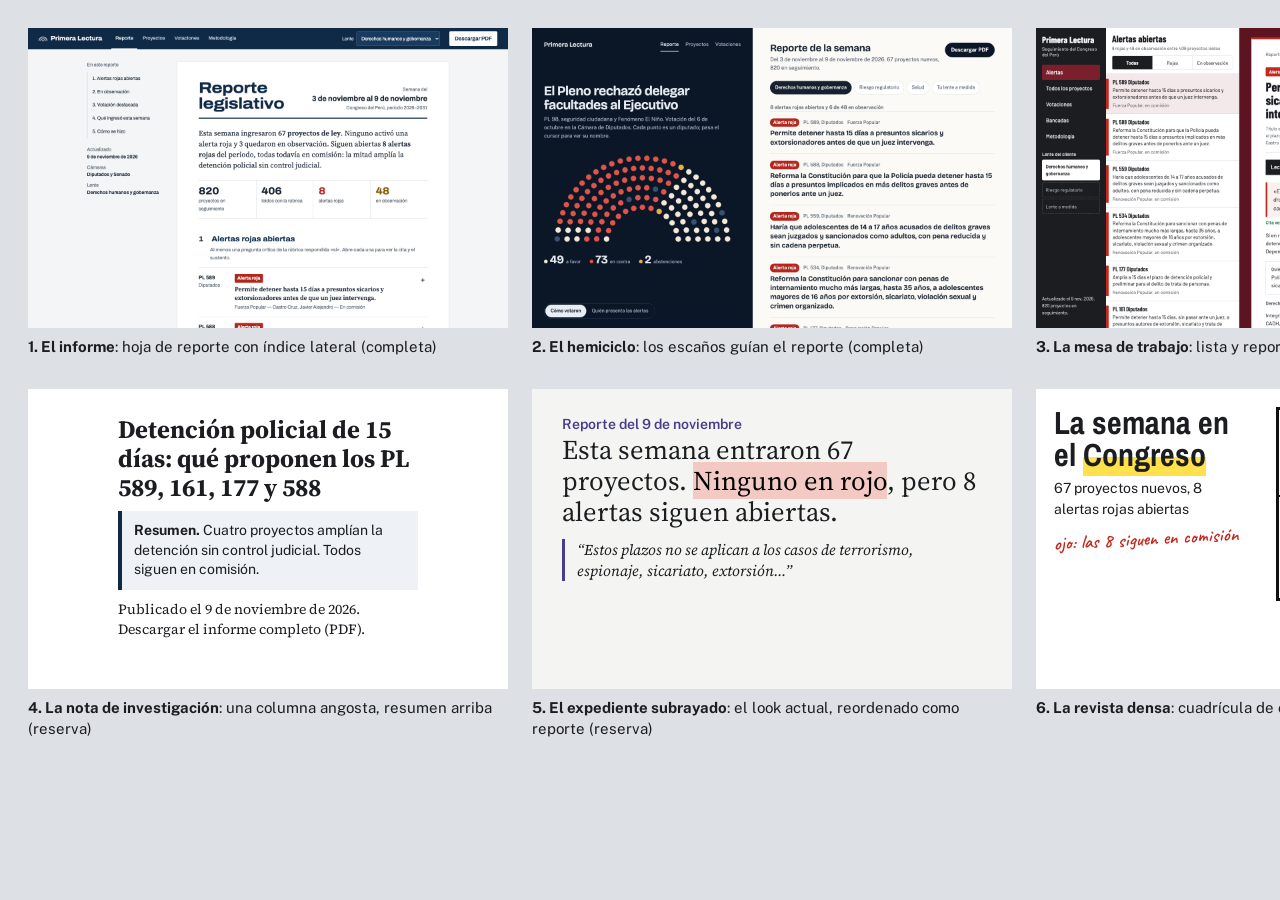
<file: design-demos/thumbs.html>
<!doctype html><html lang="es"><head><meta charset="utf-8"><title>Primera Lectura — seis candidatas</title>
<link href="https://fonts.googleapis.com/css2?family=Source+Serif+4:ital,wght@0,400;0,600;1,400&family=Public+Sans:wght@400;600&family=Archivo+Narrow:wght@600;700&family=Caveat:wght@600&display=swap" rel="stylesheet">
<style>body{margin:0;padding:28px;background:#DDE0E4;font:15px/1.4 "Public Sans",sans-serif;color:#1B1D21}
.g{display:grid;grid-template-columns:repeat(3,480px);gap:24px}figure{margin:0}figcaption{padding:8px 0;font-size:15px}
.t{box-sizing:border-box;width:480px;height:300px;overflow:hidden;background:#fff;position:relative}.t img{width:480px;display:block}
.a{padding:26px 90px;font-family:"Source Serif 4",serif}.a h1{font-size:25px;margin:0 0 10px;line-height:1.15}.a .box{background:#EEF2F6;border-left:4px solid #0E2A47;padding:10px 12px;font:14px/1.4 "Public Sans"}.a p{font-size:14px;margin:10px 0}
.b{background:#F4F5F2;padding:24px 30px;font-family:"Source Serif 4",serif}.b h1{font-size:27px;font-weight:400;line-height:1.15;margin:0 0 12px}.b mark{background:#F3C9C4}.b q{display:block;font-style:italic;font-size:15px;border-left:3px solid #4A3C8C;padding-left:12px;margin-top:10px}.b small{font:14px "Public Sans";color:#4A3C8C;font-weight:600}
.c{display:grid;grid-template-columns:1fr 1fr;font-family:"Archivo Narrow"}.c>div{padding:18px;height:300px;box-sizing:border-box}.c h1{font-size:32px;line-height:1;margin:0 0 6px}.c u{text-decoration:none;background:linear-gradient(transparent 55%,#FFE14D 55%)}.c .n{font:600 19px Caveat;color:#C2281D;transform:rotate(-3deg);display:block;margin-top:8px}
.c .gr{display:grid;grid-template-columns:repeat(3,1fr);border:2px solid #111;height:190px}.c .gr b{border:1px solid #111;font-size:26px;padding:6px}.c .gr b small{display:block;font:14px "Public Sans"}.c .y{background:#FFE14D}.c .k{background:#111;color:#fff}</style></head><body>
<div class="g">
<figure><div class="t"><img src="dir-1.png" alt=""></div><figcaption><b>1. El informe</b>: hoja de reporte con índice lateral (completa)</figcaption></figure>
<figure><div class="t"><img src="dir-2.png" alt=""></div><figcaption><b>2. El hemiciclo</b>: los escaños guían el reporte (completa)</figcaption></figure>
<figure><div class="t"><img src="dir-3.png" alt=""></div><figcaption><b>3. La mesa de trabajo</b>: lista y reporte lado a lado (completa)</figcaption></figure>
<figure><div class="t a"><h1>Detención policial de 15 días: qué proponen los PL 589, 161, 177 y 588</h1><div class="box"><b>Resumen.</b> Cuatro proyectos amplían la detención sin control judicial. Todos siguen en comisión.</div><p>Publicado el 9 de noviembre de 2026. Descargar el informe completo (PDF).</p></div><figcaption><b>4. La nota de investigación</b>: una columna angosta, resumen arriba (reserva)</figcaption></figure>
<figure><div class="t b"><small>Reporte del 9 de noviembre</small><h1>Esta semana entraron 67 proyectos. <mark>Ninguno en rojo</mark>, pero 8 alertas siguen abiertas.</h1><q>Estos plazos no se aplican a los casos de terrorismo, espionaje, sicariato, extorsión…</q></div><figcaption><b>5. El expediente subrayado</b>: el look actual, reordenado como reporte (reserva)</figcaption></figure>
<figure><div class="t c"><div><h1>La semana en el <u>Congreso</u></h1><span style="font:14px 'Public Sans'">67 proyectos nuevos, 8 alertas rojas abiertas</span><span class="n">ojo: las 8 siguen en comisión</span></div><div><div class="gr"><b>820<small>proyectos</small></b><b class="y">8<small>rojas</small></b><b>48<small>amarillas</small></b><b>49<small>a favor</small></b><b class="k">73<small>en contra</small></b><b>22<small>votaciones</small></b></div></div></div><figcaption><b>6. La revista densa</b>: cuadrícula de cifras y notas a mano (reserva)</figcaption></figure>
</div></body></html>
</file>
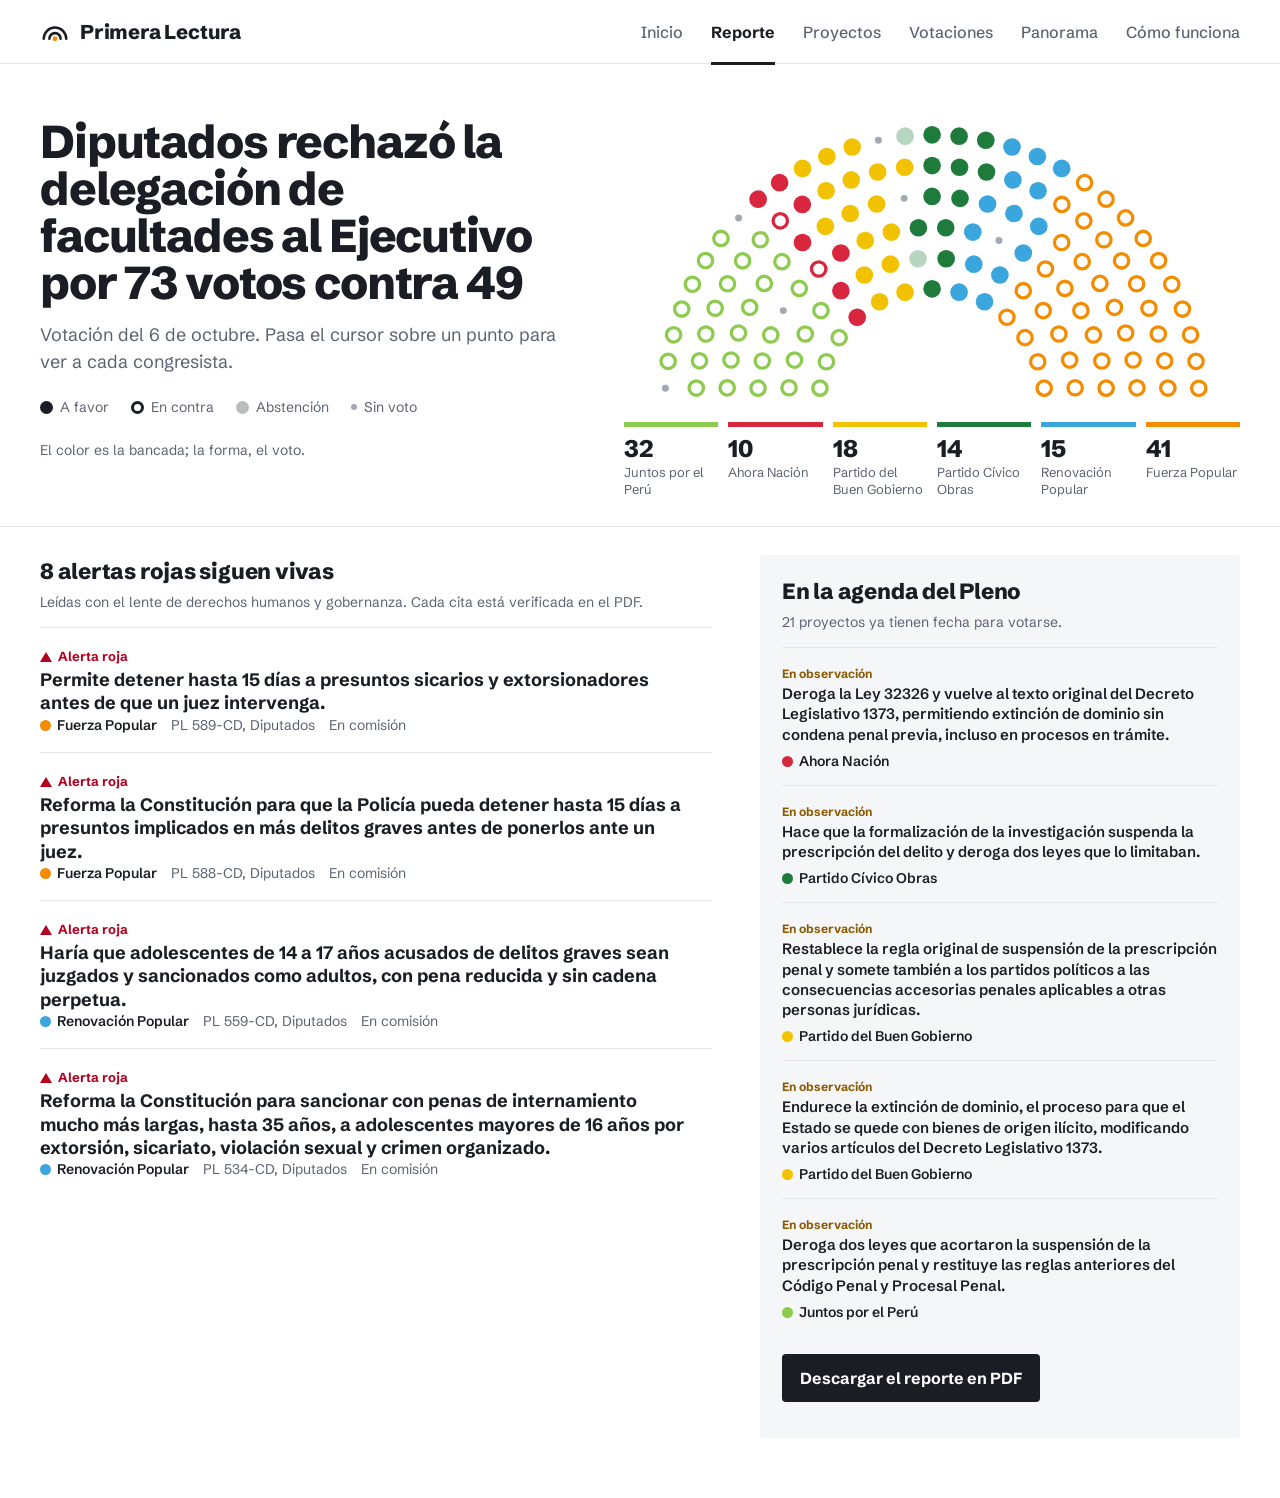
<file: design-demos/v3/A-mesa-de-datos.html>
<!doctype html>
<html lang="es"><head><meta charset="utf-8"><meta name="viewport" content="width=device-width,initial-scale=1">
<title>A. Mesa de datos</title>
<link href="https://fonts.googleapis.com/css2?family=Schibsted+Grotesk:wght@400;500;600;700;800&display=swap" rel="stylesheet">
<style>
:root{--tinta:#1A1D23;--gris:#5B6270;--linea:#E4E6EA;--suave:#F5F6F8;--alerta:#B4001E}
*{box-sizing:border-box}body{margin:0;background:#fff;color:var(--tinta);font:16px/1.5 "Schibsted Grotesk",system-ui,sans-serif}
a{color:inherit}
header{display:flex;align-items:center;justify-content:space-between;padding:0 40px;height:64px;border-bottom:1px solid var(--linea)}
.marca{display:flex;gap:10px;align-items:center;font-weight:800;font-size:20px;letter-spacing:-.01em}
.marca svg{width:30px}
nav{display:flex;gap:28px;font-weight:500;color:var(--gris)}nav b{color:var(--tinta);box-shadow:inset 0 -3px 0 var(--tinta);padding-bottom:20px;margin-bottom:-21px}
.portada{display:grid;grid-template-columns:1fr 1.15fr;gap:48px;padding:40px 40px 28px;align-items:center;border-bottom:1px solid var(--linea)}
.portada h1{font-size:46px;line-height:1.02;letter-spacing:-.025em;font-weight:800;margin:0 0 14px}
.portada p{color:var(--gris);font-size:18px;margin:0 0 22px;max-width:30em}
.forma{display:flex;gap:22px;font-size:14px;color:var(--gris);margin-top:6px}
.forma span{display:inline-flex;gap:7px;align-items:center}
.forma i{width:13px;height:13px;border-radius:50%;display:inline-block;background:var(--tinta)}
.forma i.no{background:#fff;border:3px solid var(--tinta)}.forma i.ab{opacity:.3}.forma i.au{width:6px;height:6px;background:#A3A9B3}
.hemi{width:100%;display:block}
.composicion{display:grid;grid-template-columns:repeat(6,1fr);gap:10px;margin-top:10px}
.composicion div{border-top:5px solid;padding-top:6px;font-size:13px;color:var(--gris);line-height:1.3}
.composicion b{display:block;font-size:24px;color:var(--tinta);font-weight:800}
.cuerpo{display:grid;grid-template-columns:1.4fr 1fr;gap:48px;padding:28px 40px 60px}
h2{font-size:22px;font-weight:800;letter-spacing:-.01em;margin:0 0 4px}
.sub{color:var(--gris);font-size:14px;margin:0 0 14px}
.alerta{display:grid;grid-template-columns:1fr auto;gap:6px 16px;padding:16px 0;border-top:1px solid var(--linea)}
.alerta h3{margin:0;font-size:18px;line-height:1.3;font-weight:700}
.etiq{font-weight:700;font-size:13px;color:var(--alerta);display:inline-flex;gap:6px;align-items:center}
.etiq::before{content:"";width:0;height:0;border-left:6px solid transparent;border-right:6px solid transparent;border-bottom:10px solid var(--alerta)}
.meta{font-size:14px;color:var(--gris);display:flex;gap:14px;flex-wrap:wrap;align-items:center}
.chip{display:inline-flex;gap:6px;align-items:center;font-size:14px;font-weight:600;color:var(--tinta)}
.chip i{width:11px;height:11px;border-radius:50%;display:inline-block}
.lado{background:var(--suave);padding:20px 22px;border-radius:4px}
.ag{padding:12px 0;border-top:1px solid var(--linea)}.ag h3{font-size:15px;margin:0 0 4px;line-height:1.35;font-weight:600}
.sem{font-size:12px;font-weight:700;color:var(--gris)}.sem.rojo{color:var(--alerta)}.sem.amarillo{color:#8A5A00}
.boton{display:inline-block;background:var(--tinta);color:#fff;padding:12px 18px;border-radius:4px;font-weight:700;text-decoration:none}
</style></head><body>
<header><div class="marca"><svg viewBox="0 0 40 40"><g fill="none" stroke="#1A1D23" stroke-width="3.4" stroke-linecap="round"><path d="M5 29a15 15 0 0 1 30 0"/><path d="M12.5 29a7.5 7.5 0 0 1 15 0"/></g><circle cx="20" cy="29" r="3.2" fill="#F28C00"/></svg>Primera Lectura</div>
<nav><span>Inicio</span><b>Reporte</b><span>Proyectos</span><span>Votaciones</span><span>Panorama</span><span>Cómo funciona</span></nav></header>
<section class="portada">
  <div><h1 id="t"></h1><p id="s"></p>
  <div class="forma"><span><i></i>A favor</span><span><i class="no"></i>En contra</span><span><i class="ab"></i>Abstención</span><span><i class="au"></i>Sin voto</span></div>
  <p style="margin-top:22px;font-size:14px">El color es la bancada; la forma, el voto.</p></div>
  <div><div id="h"></div><div class="composicion" id="c"></div></div>
</section>
<section class="cuerpo">
  <div><h2 id="tr"></h2><p class="sub">Leídas con el lente de derechos humanos y gobernanza. Cada cita está verificada en el PDF.</p><div id="r"></div></div>
  <aside class="lado"><h2>En la agenda del Pleno</h2><p class="sub" id="sa"></p><div id="a"></div><p style="margin-top:18px"><a class="boton" href="#">Descargar el reporte en PDF</a></p></aside>
</section>
<script src="datos.js"></script><script src="hemi.js"></script>
<script>
const v=D.voto;
t.textContent=`Diputados rechazó la delegación de facultades al Ejecutivo por ${v.no} votos contra ${v.si}`;
s.textContent=`Votación del ${fechaL(v.fecha)}. Pasa el cursor sobre un punto para ver a cada congresista.`;
h.innerHTML=hemi(v);
c.innerHTML=escanos().map(([b,n])=>`<div style="border-color:${COLOR[b]}"><b>${n}</b>${D.bancadas[b]}</div>`).join("");
tr.textContent=`${D.rojas.length} alertas rojas siguen vivas`;
r.innerHTML=D.rojas.slice(0,4).map(p=>`<article class="alerta"><div><span class="etiq">Alerta roja</span><h3>${p.resumen}</h3>
 <div class="meta">${chip(p.bancada)}<span>PL ${p.pl}, Diputados</span><span>En comisión</span></div></div></article>`).join("");
sa.textContent=`${D.n_agenda} proyectos ya tienen fecha para votarse.`;
const S={rojo:"Alerta roja",amarillo:"En observación",verde:"Sin riesgo relevante",sin:"Sin leer"};
a.innerHTML=D.agenda.slice(0,5).map(p=>`<div class="ag"><span class="sem ${p.sem}">${S[p.sem]}</span><h3>${p.resumen}</h3>${chip(p.bancada)}</div>`).join("");
</script></body></html>
</file>
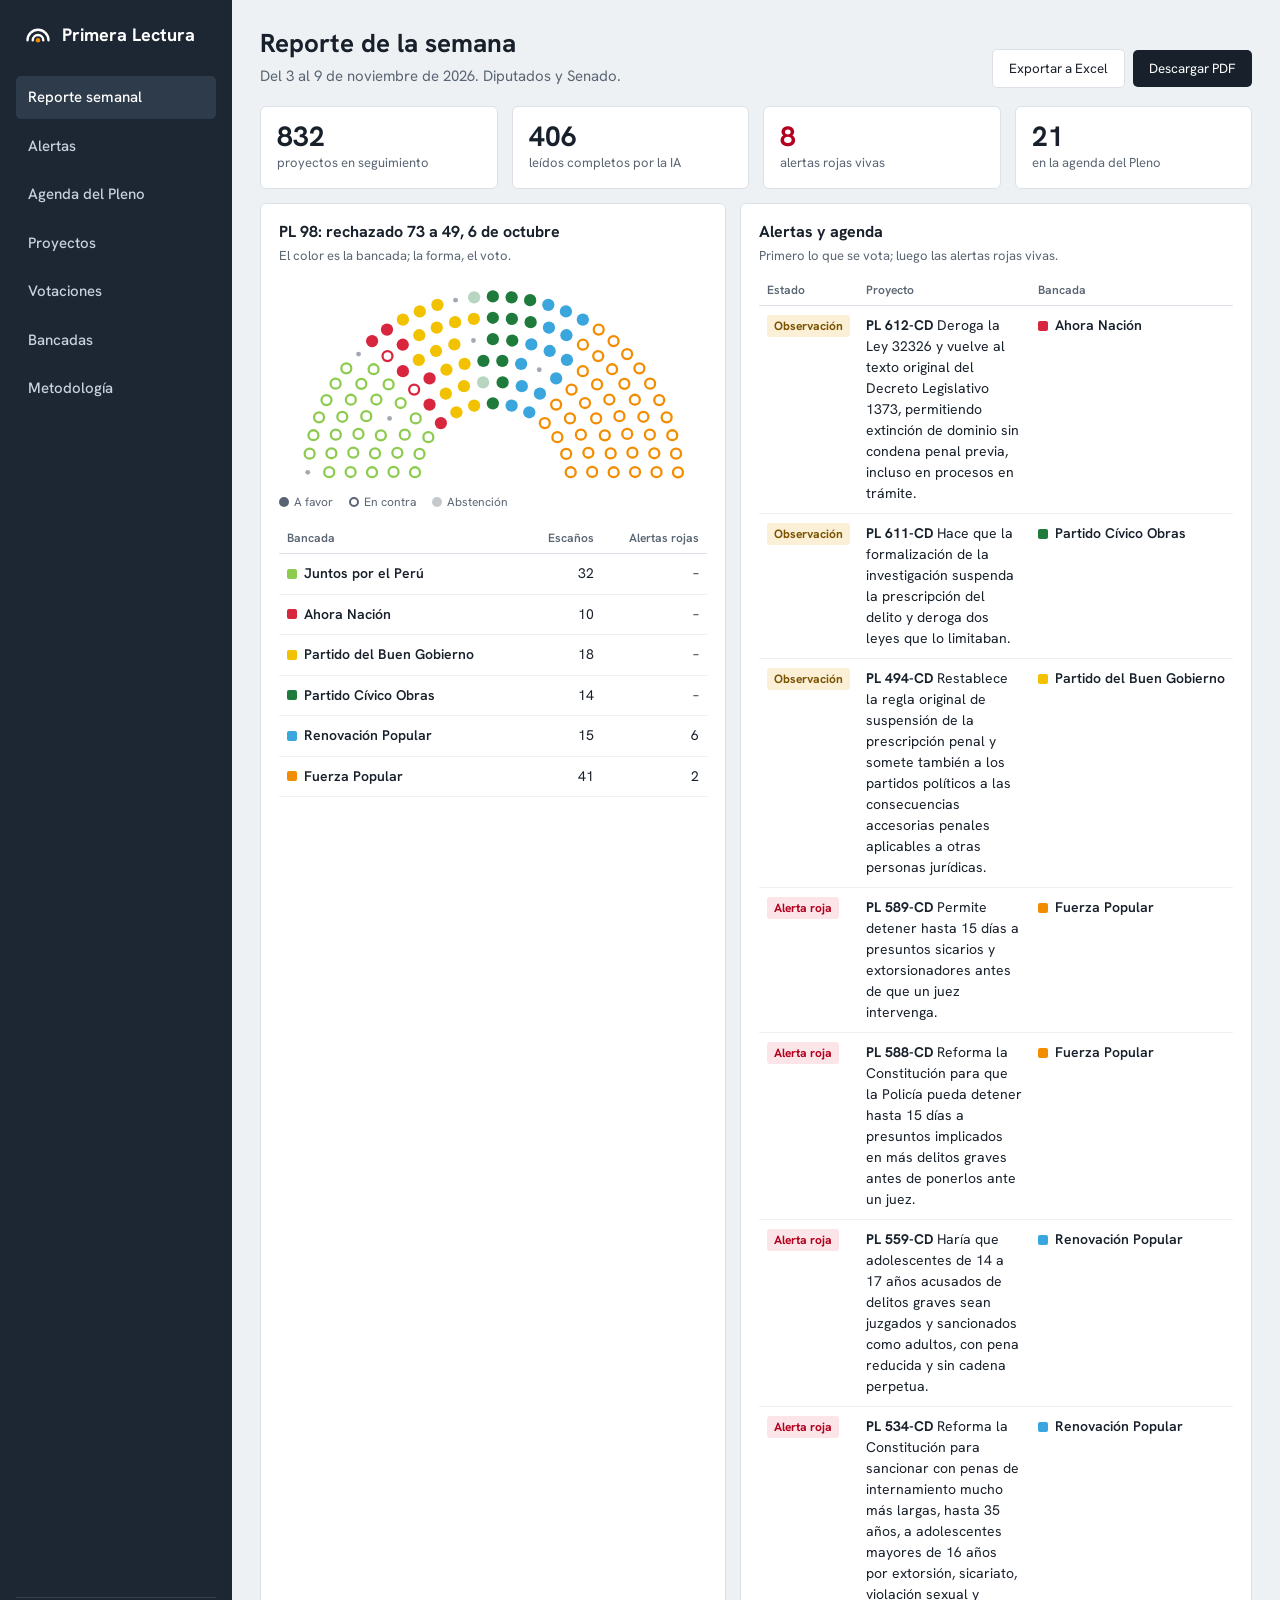
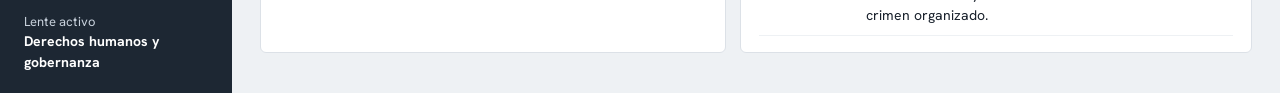
<file: design-demos/v3/B-tablero.html>
<!doctype html>
<html lang="es"><head><meta charset="utf-8"><meta name="viewport" content="width=device-width,initial-scale=1">
<title>B. Tablero</title>
<link href="https://fonts.googleapis.com/css2?family=Hanken+Grotesk:wght@400;500;600;700&display=swap" rel="stylesheet">
<style>
:root{--fondo:#EEF1F4;--panel:#fff;--linea:#DCE1E7;--tinta:#18202B;--gris:#5A6573;--lado:#1D2733;--alerta:#B4001E}
*{box-sizing:border-box}body{margin:0;background:var(--fondo);color:var(--tinta);font:15px/1.5 "Hanken Grotesk",system-ui,sans-serif;font-variant-numeric:tabular-nums}
.app{display:grid;grid-template-columns:232px 1fr;min-height:100vh}
aside{background:var(--lado);color:#C9D2DD;padding:20px 16px;display:flex;flex-direction:column;gap:6px}
.marca{display:flex;gap:10px;align-items:center;color:#fff;font-weight:700;font-size:18px;margin:0 8px 22px}
.marca svg{width:28px}
aside a{padding:10px 12px;border-radius:5px;text-decoration:none;color:inherit;font-weight:500}
aside a.on{background:#2E3B4B;color:#fff}
.cliente{margin-top:auto;border-top:1px solid #33414F;padding:14px 8px 0;font-size:13px}
.cliente b{display:block;color:#fff;font-size:14px}
main{padding:24px 28px 40px}
.cab{display:flex;justify-content:space-between;align-items:end;margin-bottom:18px}
.cab h1{margin:0;font-size:26px;font-weight:700}.cab p{margin:2px 0 0;color:var(--gris)}
.btn{background:var(--tinta);color:#fff;border:0;border-radius:5px;padding:10px 16px;font:600 14px inherit;font-family:inherit}
.btn.sec{background:#fff;color:var(--tinta);border:1px solid var(--linea);margin-right:8px}
.kpis{display:grid;grid-template-columns:repeat(4,1fr);gap:14px;margin-bottom:14px}
.kpi{background:var(--panel);border:1px solid var(--linea);border-radius:6px;padding:14px 16px}
.kpi b{display:block;font-size:28px;font-weight:700;line-height:1.1}.kpi span{color:var(--gris);font-size:13px}
.kpi.al b{color:var(--alerta)}
.grid{display:grid;grid-template-columns:1fr 1.1fr;gap:14px}
.panel{background:var(--panel);border:1px solid var(--linea);border-radius:6px;padding:16px 18px}
.panel h2{margin:0 0 2px;font-size:16px;font-weight:700}.panel .sub{color:var(--gris);font-size:13px;margin:0 0 10px}
.hemi{width:100%;display:block}
table{width:100%;border-collapse:collapse;font-size:14px}
th{text-align:left;color:var(--gris);font-weight:600;font-size:12px;padding:6px 8px;border-bottom:1px solid var(--linea)}
td{padding:9px 8px;border-bottom:1px solid #EEF1F4;vertical-align:top}
td.n{text-align:right}th.n{text-align:right}
.chip{display:inline-flex;gap:7px;align-items:center;font-weight:600;white-space:nowrap}
.chip i{width:10px;height:10px;border-radius:2px;display:inline-block}
.tag{display:inline-block;font-size:12px;font-weight:700;padding:2px 7px;border-radius:3px;background:#FBE5E8;color:var(--alerta);white-space:nowrap}
.tag.amarillo{background:#FBF0D6;color:#7A5200}.tag.sin{background:#EEF1F4;color:var(--gris)}.tag.verde{background:#E3F2E9;color:#1D6B3A}
.forma{display:flex;gap:16px;font-size:12px;color:var(--gris);margin-top:4px}
.forma i{width:10px;height:10px;border-radius:50%;display:inline-block;background:var(--gris);margin-right:5px;vertical-align:-1px}.forma i.no{background:#fff;border:2.5px solid var(--gris)}
</style></head><body><div class="app">
<aside><div class="marca"><svg viewBox="0 0 40 40"><g fill="none" stroke="#fff" stroke-width="3.4" stroke-linecap="round"><path d="M5 29a15 15 0 0 1 30 0"/><path d="M12.5 29a7.5 7.5 0 0 1 15 0"/></g><circle cx="20" cy="29" r="3.2" fill="#F28C00"/></svg>Primera Lectura</div>
<a class="on">Reporte semanal</a><a>Alertas</a><a>Agenda del Pleno</a><a>Proyectos</a><a>Votaciones</a><a>Bancadas</a><a>Metodología</a>
<div class="cliente">Lente activo<b>Derechos humanos y gobernanza</b></div></aside>
<main>
<div class="cab"><div><h1>Reporte de la semana</h1><p id="per"></p></div><div><button class="btn sec">Exportar a Excel</button><button class="btn">Descargar PDF</button></div></div>
<div class="kpis" id="k"></div>
<div class="grid">
 <section class="panel"><h2 id="tv"></h2><p class="sub">El color es la bancada; la forma, el voto.</p><div id="h"></div>
  <div class="forma"><span><i></i>A favor</span><span><i class="no"></i>En contra</span><span><i style="opacity:.35"></i>Abstención</span></div>
  <table style="margin-top:12px"><tr><th>Bancada</th><th class="n">Escaños</th><th class="n">Alertas rojas</th></tr><tbody id="b"></tbody></table></section>
 <section class="panel"><h2>Alertas y agenda</h2><p class="sub">Primero lo que se vota; luego las alertas rojas vivas.</p>
  <table><tr><th>Estado</th><th>Proyecto</th><th>Bancada</th></tr><tbody id="r"></tbody></table></section>
</div></main></div>
<script src="datos.js"></script><script src="hemi.js"></script>
<script>
const v=D.voto, S={rojo:"Alerta roja",amarillo:"Observación",verde:"Sin riesgo",sin:"Sin leer"};
per.textContent="Del 3 al 9 de noviembre de 2026. Diputados y Senado.";
k.innerHTML=[[D.n,"proyectos en seguimiento"],[D.leidos,"leídos completos por la IA"],[D.rojas.length,"alertas rojas vivas","al"],[D.n_agenda,"en la agenda del Pleno"]].map(([n,t,c])=>`<div class="kpi ${c||""}"><b>${n}</b><span>${t}</span></div>`).join("");
tv.textContent=`PL 98: rechazado ${v.no} a ${v.si}, ${fechaL(v.fecha)}`;
h.innerHTML=hemi(v);
b.innerHTML=escanos().map(([s,n])=>`<tr><td>${chip(D.bancadas[s])}</td><td class="n">${n}</td><td class="n">${D.rojas_por_bancada[s]||"–"}</td></tr>`).join("");
const fila=(p,pre)=>`<tr><td><span class="tag ${p.sem}">${pre||S[p.sem]}</span></td><td><b>PL ${p.pl}</b> ${p.resumen}</td><td>${chip(p.bancada)}</td></tr>`;
r.innerHTML=D.agenda.slice(0,3).map(p=>fila(p)).join("")+D.rojas.slice(0,4).map(p=>fila(p)).join("");
</script></body></html>
</file>
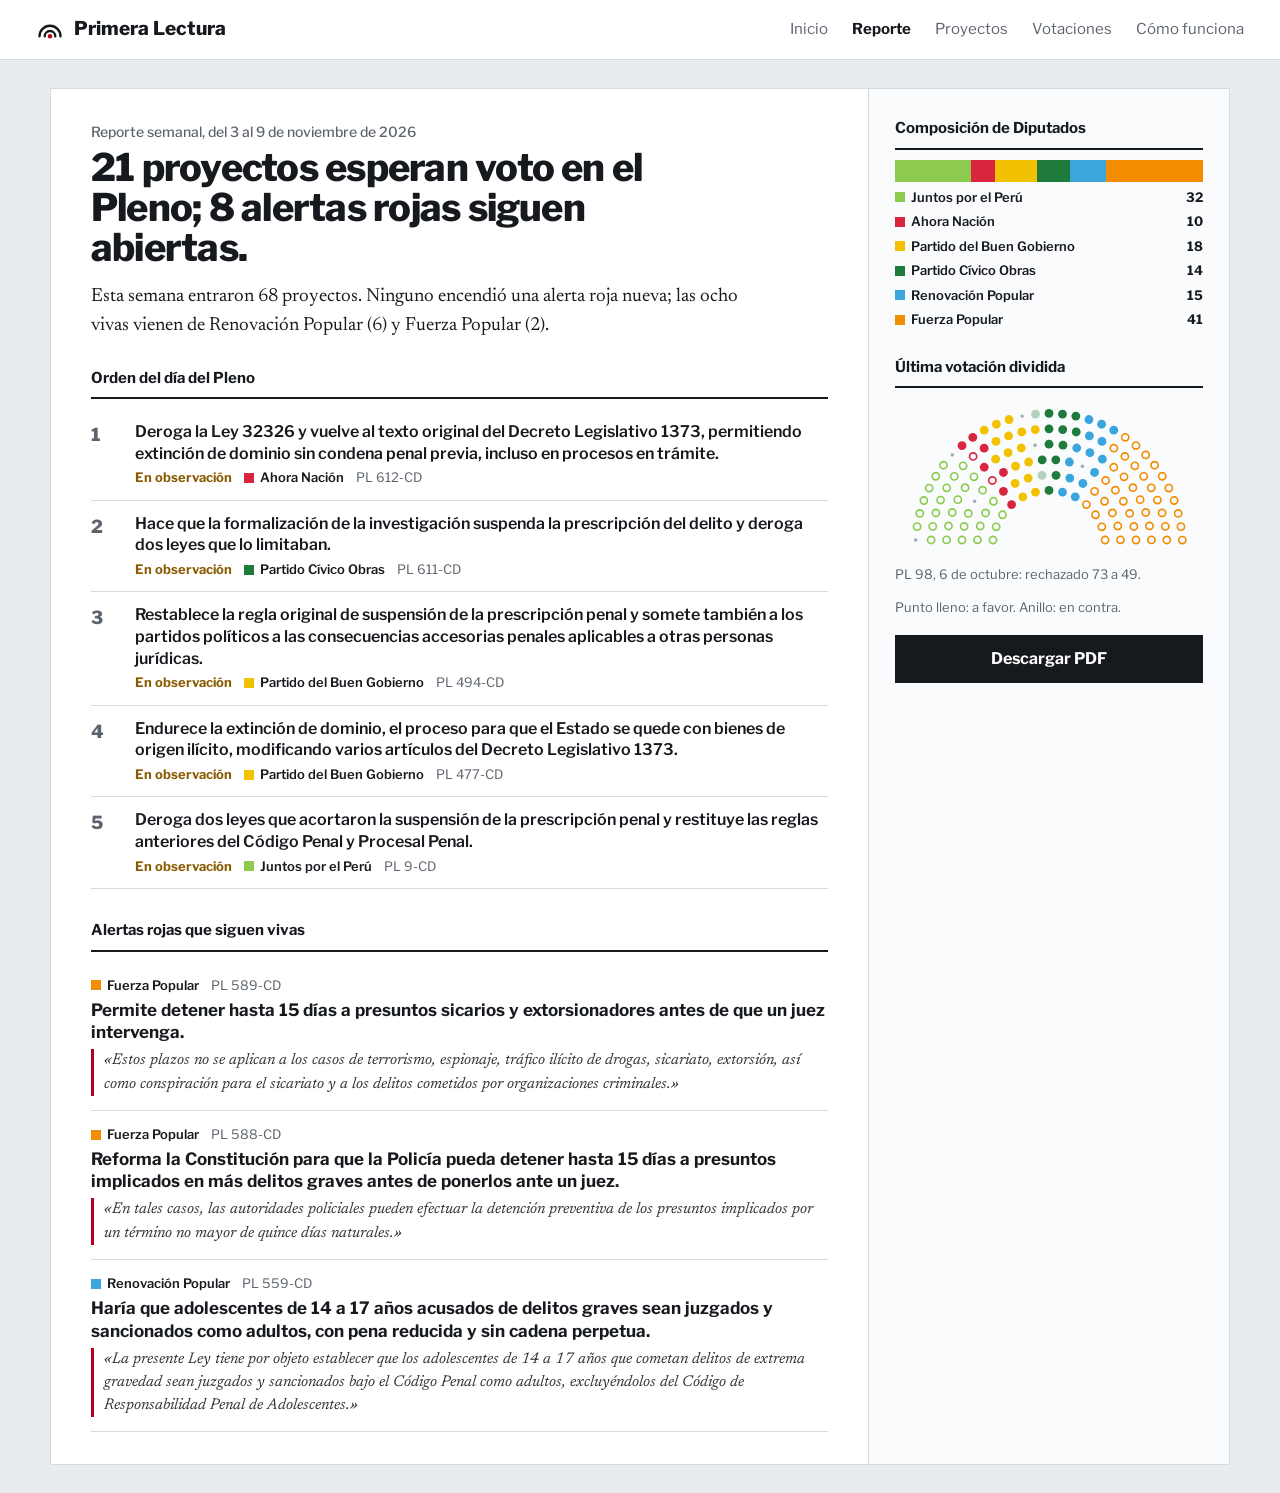
<file: design-demos/v3/C-orden-del-dia.html>
<!doctype html>
<html lang="es"><head><meta charset="utf-8"><meta name="viewport" content="width=device-width,initial-scale=1">
<title>C. Orden del día</title>
<link href="https://fonts.googleapis.com/css2?family=Libre+Franklin:wght@400;500;600;700;800&family=Newsreader:opsz,wght@6..72,400;6..72,500&display=swap" rel="stylesheet">
<style>
:root{--fondo:#E9ECEF;--tinta:#16191D;--gris:#5C636D;--linea:#D5DAE0;--alerta:#B4001E}
*{box-sizing:border-box}body{margin:0;background:var(--fondo);color:var(--tinta);font:16px/1.5 "Libre Franklin",system-ui,sans-serif}
header{background:#fff;border-bottom:1px solid var(--linea);display:flex;justify-content:space-between;align-items:center;padding:0 36px;height:60px}
.marca{display:flex;gap:10px;align-items:center;font-weight:800;font-size:19px}.marca svg{width:28px}
nav{display:flex;gap:24px;font-size:15px;color:var(--gris)}nav b{color:var(--tinta)}
.hoja{max-width:1180px;margin:28px auto;background:#fff;border:1px solid var(--linea);display:grid;grid-template-columns:1fr 360px}
.izq{padding:32px 40px;border-right:1px solid var(--linea)}
.der{padding:28px 26px;background:#FAFBFC}
.fecha{font-size:14px;color:var(--gris);font-weight:500}
h1{font-size:38px;line-height:1.05;font-weight:800;letter-spacing:-.02em;margin:6px 0 14px;max-width:16em}
.lead{font:400 19px/1.55 Newsreader,Georgia,serif;margin:0 0 26px;max-width:36em}
h2{font-size:15px;font-weight:700;margin:0 0 10px;padding-bottom:8px;border-bottom:2px solid var(--tinta)}
ol{list-style:none;counter-reset:o;margin:0 0 30px;padding:0}
ol li{counter-increment:o;display:grid;grid-template-columns:34px 1fr;gap:4px 10px;padding:12px 0;border-bottom:1px solid var(--linea)}
ol li::before{content:counter(o);font-weight:800;font-size:18px;color:var(--gris)}
li h3{margin:0;font-size:16px;font-weight:600;line-height:1.35}
.meta{grid-column:2;font-size:13px;color:var(--gris);display:flex;gap:12px;align-items:center;flex-wrap:wrap}
.sem{font-weight:700}.sem.rojo{color:var(--alerta)}.sem.amarillo{color:#8A5A00}
.alerta{padding:14px 0;border-bottom:1px solid var(--linea)}
.alerta h3{margin:4px 0 6px;font-size:17px;line-height:1.3;font-weight:700}
.alerta q{font:italic 400 15.5px/1.5 Newsreader,Georgia,serif;color:#333;display:block;border-left:3px solid var(--alerta);padding-left:10px;quotes:"«" "»"}
.chip{display:inline-flex;gap:6px;align-items:center;font-weight:600;color:var(--tinta)}
.chip i{width:10px;height:10px;display:inline-block}
.barra{display:flex;height:22px;margin:8px 0 6px}.barra span{display:block;height:100%}
.ley{display:grid;gap:5px;font-size:13px}.ley div{display:flex;justify-content:space-between}
.hemi{width:100%;display:block;margin-top:8px}
.nota{font-size:13px;color:var(--gris)}
.btn{display:block;text-align:center;background:var(--tinta);color:#fff;padding:12px;font-weight:700;text-decoration:none;margin-top:18px}
</style></head><body>
<header><div class="marca"><svg viewBox="0 0 40 40"><g fill="none" stroke="#16191D" stroke-width="3.4" stroke-linecap="round"><path d="M5 29a15 15 0 0 1 30 0"/><path d="M12.5 29a7.5 7.5 0 0 1 15 0"/></g><circle cx="20" cy="29" r="3.2" fill="#B4001E"/></svg>Primera Lectura</div>
<nav><span>Inicio</span><b>Reporte</b><span>Proyectos</span><span>Votaciones</span><span>Cómo funciona</span></nav></header>
<div class="hoja">
 <div class="izq">
  <div class="fecha">Reporte semanal, del 3 al 9 de noviembre de 2026</div>
  <h1 id="t"></h1>
  <p class="lead" id="l"></p>
  <h2>Orden del día del Pleno</h2><ol id="a"></ol>
  <h2>Alertas rojas que siguen vivas</h2><div id="r"></div>
 </div>
 <aside class="der">
  <h2>Composición de Diputados</h2>
  <div class="barra" id="b"></div><div class="ley" id="ley"></div>
  <h2 style="margin-top:26px">Última votación dividida</h2>
  <div id="h"></div>
  <p class="nota" id="hv"></p>
  <p class="nota">Punto lleno: a favor. Anillo: en contra.</p>
  <a class="btn" href="#">Descargar PDF</a>
 </aside>
</div>
<script src="datos.js"></script><script src="hemi.js"></script>
<script>
const v=D.voto,S={rojo:"Alerta roja",amarillo:"En observación",verde:"Sin riesgo",sin:"Sin leer"};
t.textContent=`${D.n_agenda} proyectos esperan voto en el Pleno; ${D.rojas.length} alertas rojas siguen abiertas.`;
l.textContent=`Esta semana entraron 68 proyectos. Ninguno encendió una alerta roja nueva; las ocho vivas vienen de Renovación Popular (6) y Fuerza Popular (2).`;
a.innerHTML=D.agenda.slice(0,5).map(p=>`<li><h3>${p.resumen}</h3><div class="meta"><span class="sem ${p.sem}">${S[p.sem]}</span>${chip(p.bancada)}<span>PL ${p.pl}</span></div></li>`).join("");
r.innerHTML=D.rojas.slice(0,3).map(p=>`<div class="alerta"><div class="meta">${chip(p.bancada)}<span>PL ${p.pl}</span></div><h3>${p.resumen}</h3>${p.cita?`<q>${p.cita}</q>`:""}</div>`).join("");
const e=escanos(),tot=e.reduce((s,[,n])=>s+n,0);
b.innerHTML=e.map(([s,n])=>`<span style="width:${n/tot*100}%;background:${COLOR[s]}" title="${D.bancadas[s]}"></span>`).join("");
ley.innerHTML=e.map(([s,n])=>`<div>${chip(D.bancadas[s])}<b>${n}</b></div>`).join("");
h.innerHTML=hemi(v,{fondo:"#FAFBFC"});hv.textContent=`PL 98, ${fechaL(v.fecha)}: rechazado ${v.no} a ${v.si}.`;
</script></body></html>
</file>
